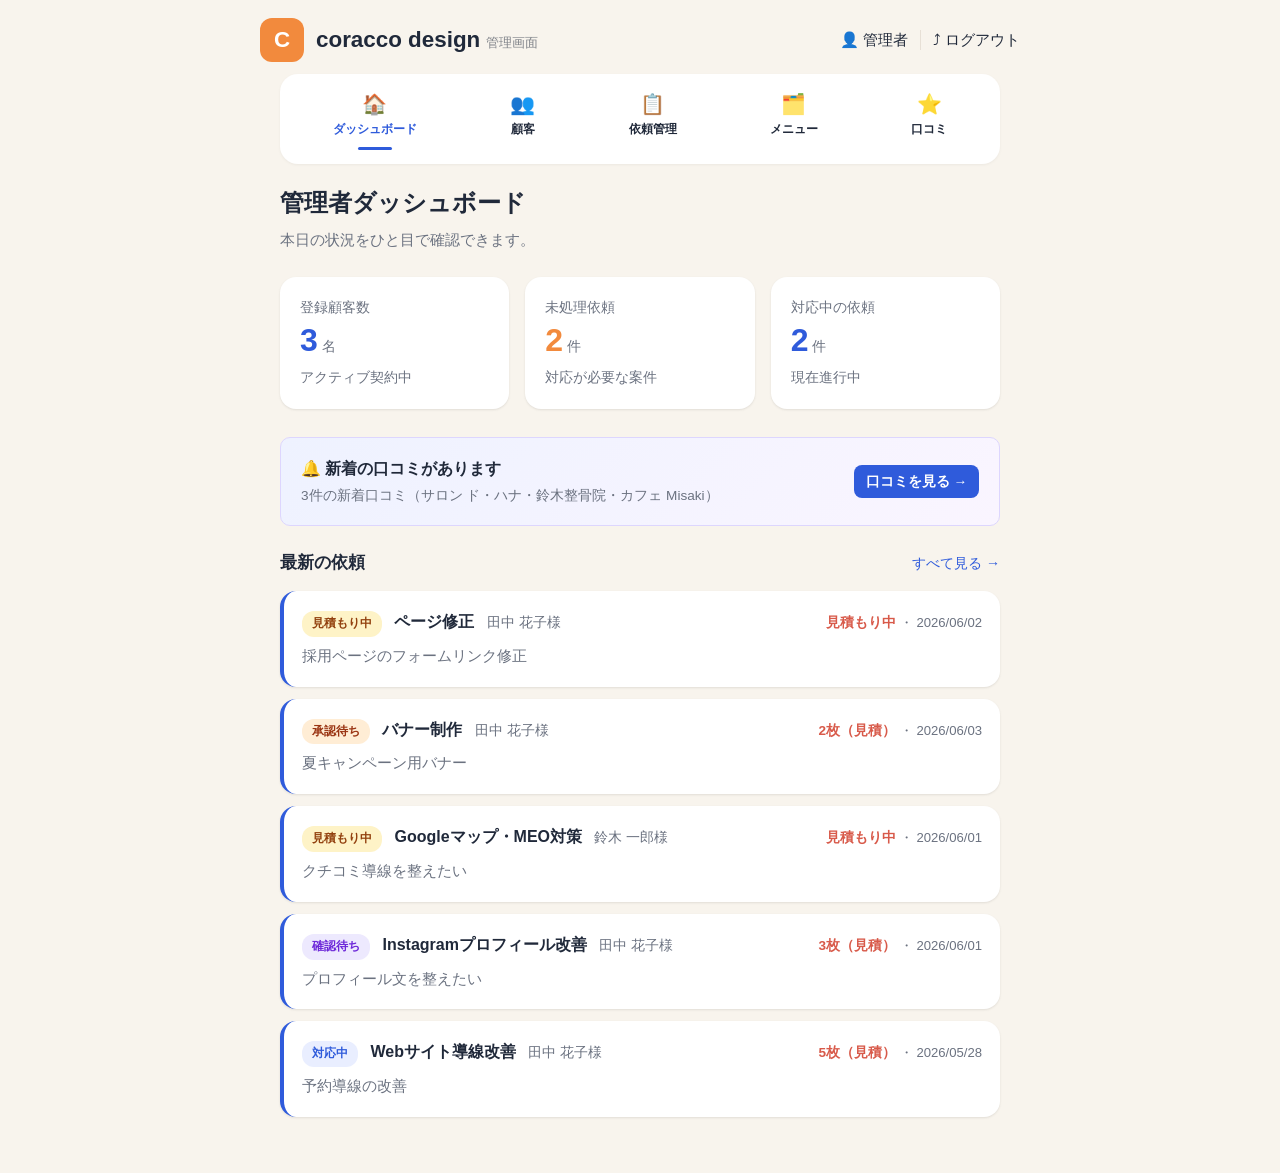
<file: admin/index.html>
<!DOCTYPE html>
<html lang="ja">
<head>
  <meta charset="UTF-8">
  <meta name="viewport" content="width=device-width, initial-scale=1.0">
  <title>管理者ダッシュボード - coracco design</title>
  <link rel="stylesheet" href="../css/style.css">
</head>
<body class="coracco">

  <header class="c-header">
    <div class="c-header-inner">
      <div class="c-logo">
        <span class="c-logo-mark">C</span>
        <span class="c-brand">coracco design <small>管理画面</small></span>
      </div>
      <div class="c-user">
        <span class="c-user-name">👤 管理者</span>
        <span class="c-divider-v"></span>
        <a href="../login.html" class="c-logout">⤴ ログアウト</a>
      </div>
    </div>
  </header>

  <main class="main">
    <nav class="c-nav-card">
      <a class="c-tab active" href="index.html"><span class="c-tab-ico">🏠</span><span>ダッシュボード</span></a>
      <a class="c-tab" href="customers.html"><span class="c-tab-ico">👥</span><span>顧客</span></a>
      <a class="c-tab" href="requests.html"><span class="c-tab-ico">📋</span><span>依頼管理</span></a>
      <a class="c-tab" href="menu.html"><span class="c-tab-ico">🗂️</span><span>メニュー</span></a>
      <a class="c-tab" href="reviews.html"><span class="c-tab-ico">⭐</span><span>口コミ</span></a>
    </nav>
    <h1 class="page-title">管理者ダッシュボード</h1>
    <p class="page-subtitle">本日の状況をひと目で確認できます。</p>

    <!-- 統計 -->
    <div class="grid-3 section">
      <div class="stat-card">
        <div class="stat-label">登録顧客数</div>
        <div><span class="stat-value" id="cust-count">—</span><span class="stat-unit">名</span></div>
        <div class="stat-sub">アクティブ契約中</div>
      </div>
      <div class="stat-card">
        <div class="stat-label">未処理依頼</div>
        <div><span class="stat-value" id="pending-count" style="color:var(--warning);">—</span><span class="stat-unit">件</span></div>
        <div class="stat-sub">対応が必要な案件</div>
      </div>
      <div class="stat-card">
        <div class="stat-label">対応中の依頼</div>
        <div><span class="stat-value" id="progress-count" style="color:var(--info);">—</span><span class="stat-unit">件</span></div>
        <div class="stat-sub">現在進行中</div>
      </div>
    </div>

    <!-- 新着口コミ通知バナー -->
    <a href="reviews.html" id="review-banner" class="notify-panel section" style="text-decoration:none; cursor:pointer; display:none;">
      <div>
        <div class="np-title">🔔 新着の口コミがあります</div>
        <div class="np-sub" id="review-banner-sub"></div>
      </div>
      <span class="btn btn-primary btn-sm">口コミを見る →</span>
    </a>

    <!-- 最新の依頼 -->
    <section class="section">
      <div class="section-head">
        <div class="section-title">最新の依頼</div>
        <a href="requests.html" style="font-size:0.88rem; color:var(--primary);">すべて見る →</a>
      </div>
      <div id="recent-requests"></div>
    </section>
  </main>

  <script src="../js/mock.js"></script>
  <script>
    document.getElementById('cust-count').textContent = MockData.allCustomers.length;
    document.getElementById('pending-count').textContent =
      MockData.allRequests.filter(r => r.status === 'pending').length;
    document.getElementById('progress-count').textContent =
      MockData.allRequests.filter(r => r.status === 'in_progress').length;

    // 新着口コミバナー
    const unreadReviews = MockData.reviews.filter(r => r.unread);
    if (unreadReviews.length > 0) {
      document.getElementById('review-banner').style.display = 'flex';
      document.getElementById('review-banner-sub').textContent =
        `${unreadReviews.length}件の新着口コミ（${[...new Set(unreadReviews.map(r => r.shop))].join('・')}）`;
    }

    const recent = MockData.allRequests.slice(0, 5);
    document.getElementById('recent-requests').innerHTML = recent.map(r => `
      <div class="request-card">
        <div class="request-card-head">
          <div>
            ${fmt.statusBadge(r.status)}
            <span class="request-card-title" style="margin-left:8px;">${r.menuTitle}</span>
            <span style="color:var(--text-light); font-size:0.88rem; margin-left:8px;">${r.customer}様</span>
          </div>
          <div class="request-card-meta">
            <span class="request-card-cost">${r.estTickets != null ? r.estTickets + '枚（見積）' : '見積もり中'}</span> ・ ${fmt.date(r.createdAt)}
          </div>
        </div>
        <div class="request-card-comment">${r.comment}</div>
      </div>
    `).join('');
  </script>
</body>
</html>
</file>
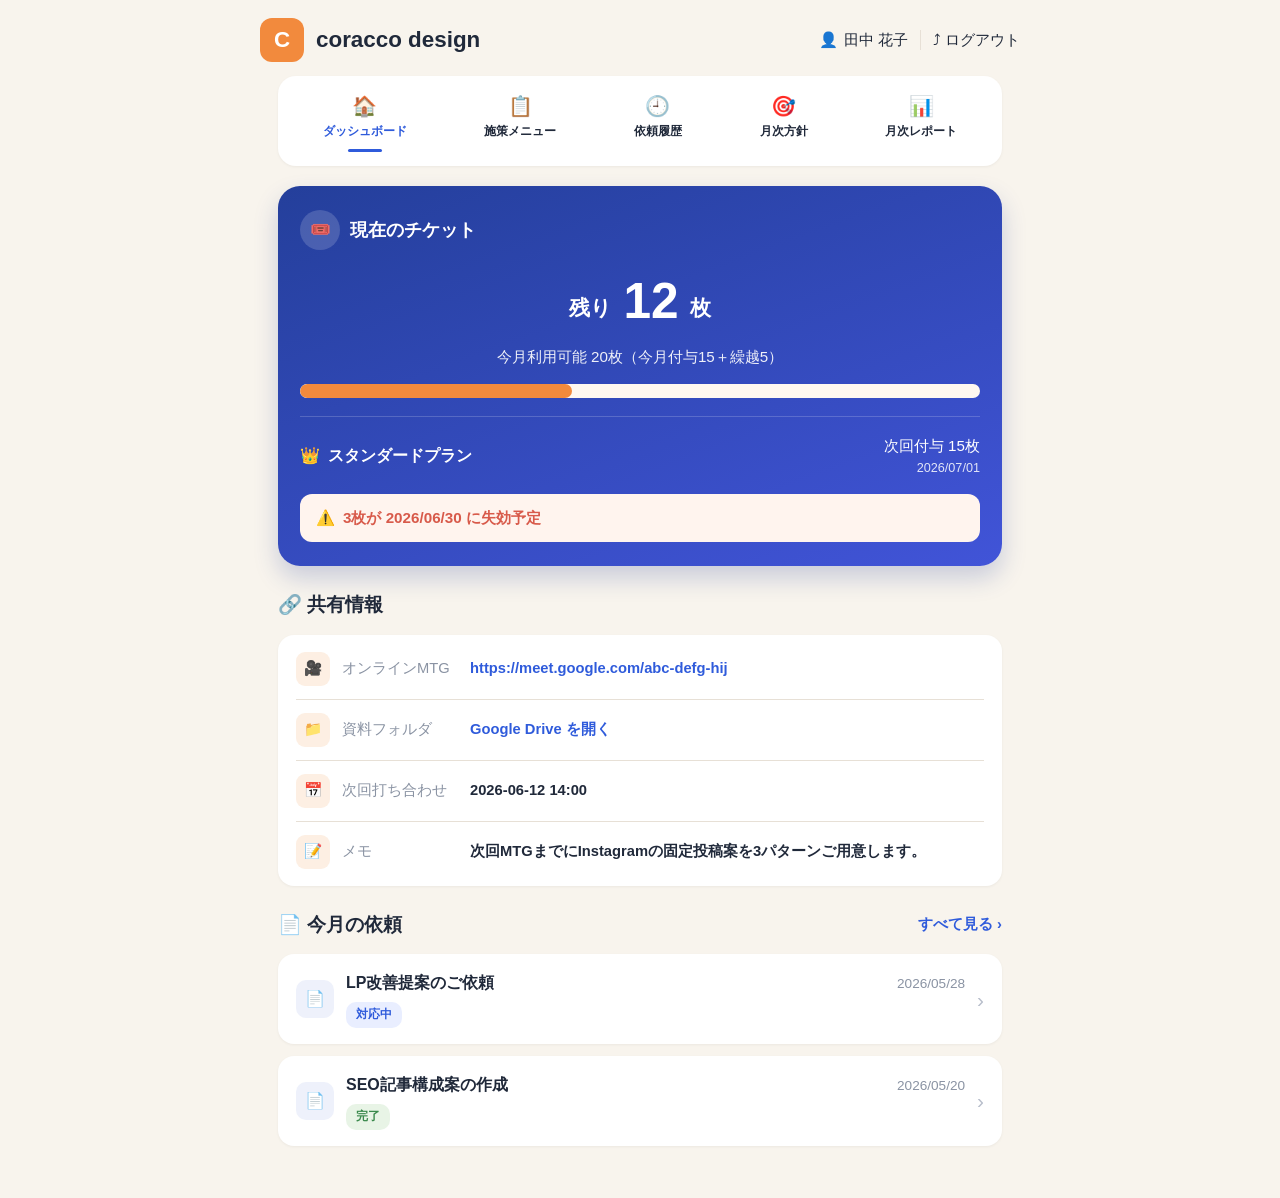
<file: dashboard.html>
<!DOCTYPE html>
<html lang="ja">
<head>
  <meta charset="UTF-8">
  <meta name="viewport" content="width=device-width, initial-scale=1.0">
  <title>ダッシュボード - coracco design</title>
  <link rel="stylesheet" href="css/style.css">
</head>
<body class="coracco">

  <header class="c-header">
    <div class="c-header-inner">
      <div class="c-logo">
        <span class="c-logo-mark">C</span>
        <span class="c-brand">coracco design</span>
      </div>
      <div class="c-user">
        <span class="c-user-name">👤 <span id="user-name"></span></span>
        <span class="c-divider-v"></span>
        <a href="login.html" class="c-logout">⤴ ログアウト</a>
      </div>
    </div>
  </header>

  <main class="c-main">

    <!-- メニュー -->
    <nav class="c-nav-card">
      <a class="c-tab active" href="dashboard.html"><span class="c-tab-ico">🏠</span><span>ダッシュボード</span></a>
      <a class="c-tab" href="menu.html"><span class="c-tab-ico">📋</span><span>施策メニュー</span></a>
      <a class="c-tab" href="requests.html"><span class="c-tab-ico">🕘</span><span>依頼履歴</span></a>
      <a class="c-tab" href="monthly-policy.html"><span class="c-tab-ico">🎯</span><span>月次方針</span></a>
      <a class="c-tab" href="monthly-report.html"><span class="c-tab-ico">📊</span><span>月次レポート</span></a>
    </nav>

    <!-- チケットカード -->
    <section class="c-ticket-card">
      <div class="c-ticket-head">
        <span class="c-ticket-ico">🎟️</span>
        <span>現在のチケット</span>
      </div>

      <div class="c-ticket-remain">残り <strong id="t-remain">—</strong> 枚</div>
      <div class="c-ticket-avail" id="t-avail">—</div>

      <div class="c-gauge"><div class="c-gauge-fill" id="t-gauge" style="width:0%"></div></div>

      <div class="c-ticket-divider"></div>

      <div class="c-ticket-bottom">
        <div class="c-plan">👑 <span id="t-plan">—</span></div>
        <div class="c-next">次回付与 <span id="t-next-num">—</span>枚<br><small id="t-next-date">—</small></div>
      </div>

      <div class="c-expire">⚠️ <span id="t-expire">—</span></div>
    </section>

    <!-- 共有情報 -->
    <section>
      <div class="c-sec-head"><span>🔗 共有情報</span></div>
      <div class="c-info-card" id="info-panel"></div>
    </section>

    <!-- 今月の依頼 -->
    <section>
      <div class="c-sec-head">
        <span>📄 今月の依頼</span>
        <a href="requests.html">すべて見る ›</a>
      </div>
      <div id="req-list"></div>
    </section>

  </main>

  <script src="js/mock.js"></script>
  <script>
    const u = MockData.currentUser;
    const t = MockData.tickets;
    const available = t.granted + t.carryOver;   // 今月利用可能
    const used = t.used;

    document.getElementById('user-name').textContent = u.name;

    // チケットカード
    document.getElementById('t-remain').textContent = t.remaining;
    document.getElementById('t-avail').textContent =
      `今月利用可能 ${available}枚（今月付与${t.granted}＋繰越${t.carryOver}）`;
    document.getElementById('t-gauge').style.width =
      `${Math.round(used / available * 100)}%`;
    document.getElementById('t-plan').textContent = `${u.planLabel}プラン`;
    document.getElementById('t-next-num').textContent = u.monthlyTickets;
    document.getElementById('t-next-date').textContent = fmt.date(MockData.nextGrantDate);
    document.getElementById('t-expire').innerHTML =
      `<strong>${t.expiring}枚</strong>が ${fmt.date(t.expireDate)} に失効予定`;

    // 共有情報
    const ci = MockData.clientInfo;
    document.getElementById('info-panel').innerHTML = `
      <div class="c-info-row">
        <span class="c-info-ico">🎥</span>
        <span class="c-info-label">オンラインMTG</span>
        <span class="c-info-val"><a href="${ci.mtgUrl}" target="_blank">${ci.mtgUrl}</a></span>
      </div>
      <div class="c-info-row">
        <span class="c-info-ico">📁</span>
        <span class="c-info-label">資料フォルダ</span>
        <span class="c-info-val"><a href="${ci.driveUrl}" target="_blank">Google Drive を開く</a></span>
      </div>
      <div class="c-info-row">
        <span class="c-info-ico">📅</span>
        <span class="c-info-label">次回打ち合わせ</span>
        <span class="c-info-val">${ci.nextMtg}</span>
      </div>
      <div class="c-info-row">
        <span class="c-info-ico">📝</span>
        <span class="c-info-label">メモ</span>
        <span class="c-info-val">${ci.notes}</span>
      </div>
    `;

    // 今月の依頼（デモ表示）
    const requests = [
      { title: 'LP改善提案のご依頼', status: 'prog', label: '対応中', date: '2026/05/28' },
      { title: 'SEO記事構成案の作成', status: 'done', label: '完了',   date: '2026/05/20' }
    ];
    document.getElementById('req-list').innerHTML = requests.map(r => `
      <a href="requests.html" class="c-req-card">
        <span class="c-req-ico">📄</span>
        <span class="c-req-body">
          <span class="c-req-toprow">
            <span class="c-req-title">${r.title}</span>
            <span class="c-req-date">${r.date}</span>
          </span>
          <span class="c-req-badge ${r.status}">${r.label}</span>
        </span>
        <span class="c-req-arrow">›</span>
      </a>
    `).join('');
  </script>
</body>
</html>
</file>
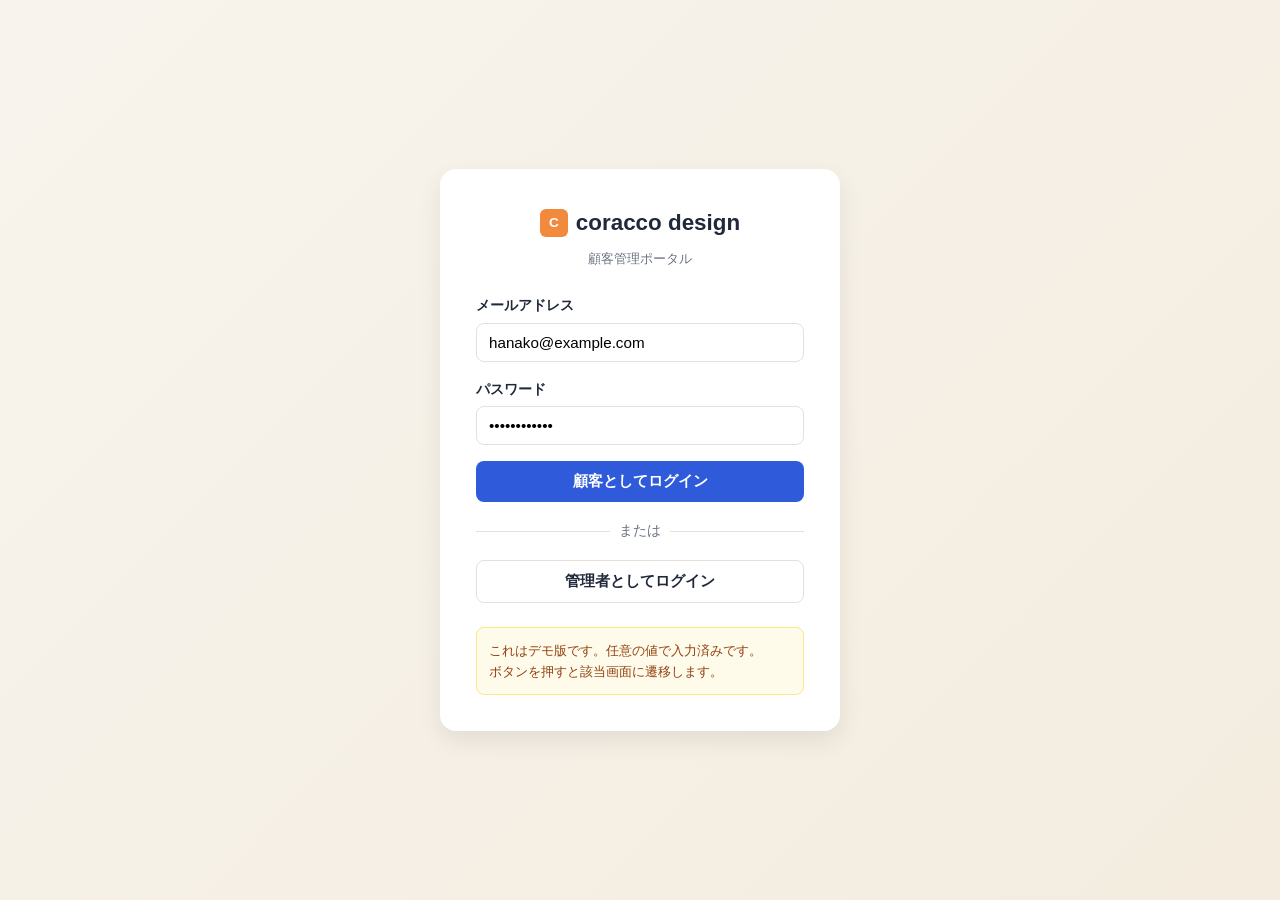
<file: login.html>
<!DOCTYPE html>
<html lang="ja">
<head>
  <meta charset="UTF-8">
  <meta name="viewport" content="width=device-width, initial-scale=1.0">
  <title>ログイン - 顧客管理システム</title>
  <link rel="stylesheet" href="css/style.css">
</head>
<body class="login-page coracco">

  <div class="login-card">
    <div class="login-logo">
      <div class="logo">
        <span class="logo-mark">C</span>
        <span>coracco design</span>
      </div>
      <small>顧客管理ポータル</small>
    </div>

    <form onsubmit="event.preventDefault(); location.href='dashboard.html'">
      <div class="form-group">
        <label class="form-label">メールアドレス</label>
        <input type="email" class="form-input" placeholder="example@email.com" value="hanako@example.com">
      </div>
      <div class="form-group">
        <label class="form-label">パスワード</label>
        <input type="password" class="form-input" placeholder="••••••••" value="demopassword">
      </div>
      <button type="submit" class="btn btn-primary btn-block">顧客としてログイン</button>
    </form>

    <div class="login-divider">または</div>

    <button class="btn btn-secondary btn-block" onclick="location.href='admin/index.html'">
      管理者としてログイン
    </button>

    <div class="demo-note">
      これはデモ版です。任意の値で入力済みです。<br>
      ボタンを押すと該当画面に遷移します。
    </div>
  </div>

</body>
</html>
</file>
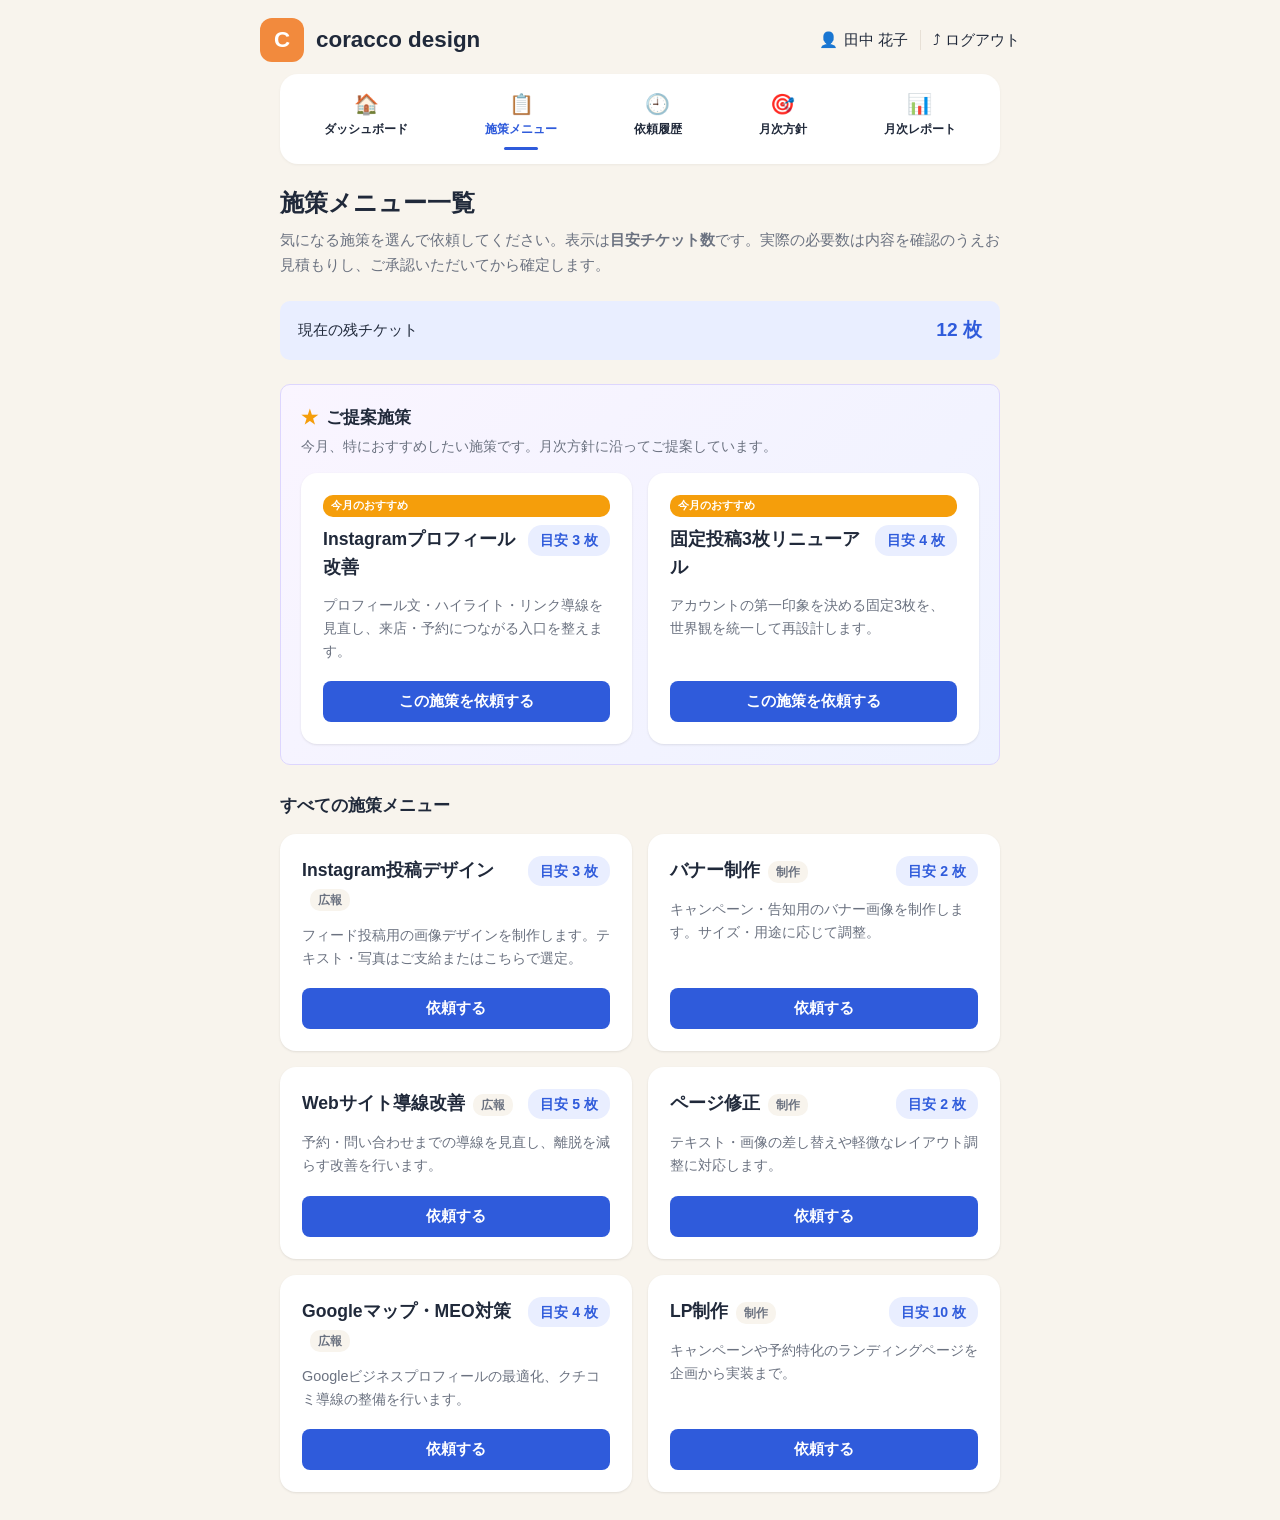
<file: menu.html>
<!DOCTYPE html>
<html lang="ja">
<head>
  <meta charset="UTF-8">
  <meta name="viewport" content="width=device-width, initial-scale=1.0">
  <title>施策メニュー一覧 - coracco design</title>
  <link rel="stylesheet" href="css/style.css">
</head>
<body class="coracco">

  <header class="c-header">
    <div class="c-header-inner">
      <div class="c-logo">
        <span class="c-logo-mark">C</span>
        <span class="c-brand">coracco design</span>
      </div>
      <div class="c-user">
        <span class="c-user-name">👤 <span id="user-name"></span></span>
        <span class="c-divider-v"></span>
        <a href="login.html" class="c-logout">⤴ ログアウト</a>
      </div>
    </div>
  </header>

  <main class="main">
    <nav class="c-nav-card">
      <a class="c-tab" href="dashboard.html"><span class="c-tab-ico">🏠</span><span>ダッシュボード</span></a>
      <a class="c-tab active" href="menu.html"><span class="c-tab-ico">📋</span><span>施策メニュー</span></a>
      <a class="c-tab" href="requests.html"><span class="c-tab-ico">🕘</span><span>依頼履歴</span></a>
      <a class="c-tab" href="monthly-policy.html"><span class="c-tab-ico">🎯</span><span>月次方針</span></a>
      <a class="c-tab" href="monthly-report.html"><span class="c-tab-ico">📊</span><span>月次レポート</span></a>
    </nav>
    <h1 class="page-title">施策メニュー一覧</h1>
    <p class="page-subtitle">気になる施策を選んで依頼してください。表示は<strong>目安チケット数</strong>です。実際の必要数は内容を確認のうえお見積もりし、ご承認いただいてから確定します。</p>

    <div style="background:var(--primary-light); padding:14px 18px; border-radius:10px; margin-bottom:24px; display:flex; justify-content:space-between; align-items:center;">
      <div style="font-size:0.92rem;">現在の残チケット</div>
      <div style="font-weight:bold; color:var(--primary); font-size:1.2rem;" id="balance">— 枚</div>
    </div>

    <!-- ご提案施策 -->
    <section class="proposed-section">
      <div class="proposed-head"><span class="star">★</span> ご提案施策</div>
      <div class="proposed-sub">今月、特におすすめしたい施策です。月次方針に沿ってご提案しています。</div>
      <div id="proposed-grid" class="menu-grid"></div>
    </section>

    <!-- 通常メニュー -->
    <div class="section-title" style="margin-bottom:14px;">すべての施策メニュー</div>
    <div id="menu-grid" class="menu-grid"></div>
  </main>

  <!-- 依頼モーダル -->
  <div class="modal-backdrop" id="modal">
    <div class="modal">
      <div class="modal-title">施策を依頼する</div>

      <div style="background:var(--bg); padding:12px 14px; border-radius:8px; margin-bottom:16px;">
        <div style="font-weight:bold;" id="modal-title">—</div>
        <div style="font-size:0.85rem; color:var(--text-light);" id="modal-desc">—</div>
        <div style="margin-top:8px; font-size:0.9rem;">
          目安チケット：<strong style="color:var(--primary);" id="modal-cost">—</strong>
          <span class="cost-hint">（確定はお見積もり後）</span>
        </div>
      </div>

      <div class="form-group">
        <label class="form-label">依頼内容（必須）</label>
        <textarea class="form-textarea" id="f-content" placeholder="やりたいこと、対象ページのURL、参考にしたいイメージなどをご記入ください"></textarea>
      </div>

      <div class="form-group">
        <label class="form-label">希望納期</label>
        <input type="date" class="form-input" id="f-due">
        <div class="form-help">あくまで希望で大丈夫です。難しい場合はご相談します。</div>
      </div>

      <div class="form-group">
        <label class="form-label">参考資料・写真の添付</label>
        <label class="file-drop" for="f-file">
          クリックして写真・資料を選択（複数可）
        </label>
        <input type="file" id="f-file" multiple accept="image/*,.pdf" style="display:none;">
        <div id="file-list"></div>
        <div class="form-help">画像・PDFを複数添付できます。Googleドライブ等のURLを依頼内容に貼ってもOKです。</div>
      </div>

      <div class="modal-actions">
        <button class="btn btn-secondary" onclick="closeModal()">キャンセル</button>
        <button class="btn btn-primary" onclick="submitRequest()">依頼を送信</button>
      </div>
    </div>
  </div>

  <script src="js/mock.js"></script>
  <script>
    document.getElementById('user-name').textContent = MockData.currentUser.name;
    document.getElementById('balance').textContent = `${MockData.tickets.remaining} 枚`;

    // ご提案施策
    document.getElementById('proposed-grid').innerHTML = MockData.proposedItems.map(m => `
      <div class="menu-card">
        <div class="menu-card-badge">${m.badge}</div>
        <div class="menu-card-head">
          <div class="menu-card-title">${m.title}</div>
          <div class="menu-card-cost">目安 ${m.estCost} 枚</div>
        </div>
        <div class="menu-card-desc">${m.description}</div>
        <button class="btn btn-primary" onclick="openModal('${m.id}', true)">この施策を依頼する</button>
      </div>
    `).join('');

    // 通常メニュー
    const activeMenus = MockData.menuItems.filter(m => m.active);
    document.getElementById('menu-grid').innerHTML = activeMenus.map(m => `
      <div class="menu-card">
        <div class="menu-card-head">
          <div class="menu-card-title">${m.title}<span class="menu-card-cat">${m.category}</span></div>
          <div class="menu-card-cost">目安 ${m.estCost} 枚</div>
        </div>
        <div class="menu-card-desc">${m.description}</div>
        <button class="btn btn-primary" onclick="openModal('${m.id}', false)">依頼する</button>
      </div>
    `).join('');

    // モーダル
    let selectedMenu = null;
    function openModal(id, isProposed) {
      const pool = isProposed ? MockData.proposedItems : MockData.menuItems;
      selectedMenu = pool.find(m => m.id === id);
      document.getElementById('modal-title').textContent = selectedMenu.title;
      document.getElementById('modal-desc').textContent = selectedMenu.description;
      document.getElementById('modal-cost').textContent = `${selectedMenu.estCost} 枚`;
      document.getElementById('f-content').value = '';
      document.getElementById('f-due').value = '';
      document.getElementById('file-list').innerHTML = '';
      document.getElementById('f-file').value = '';
      document.getElementById('modal').classList.add('active');
    }
    function closeModal() {
      document.getElementById('modal').classList.remove('active');
    }

    // ファイル選択プレビュー（デモ）
    document.getElementById('f-file').addEventListener('change', (e) => {
      const files = Array.from(e.target.files);
      document.getElementById('file-list').innerHTML = files.map(f =>
        `<span class="file-chip">📎 ${f.name}</span>`
      ).join('');
    });

    function submitRequest() {
      closeModal();
      showToast(`「${selectedMenu.title}」の依頼を送信しました。お見積もりをお待ちください（デモ）`);
      setTimeout(() => location.href = 'requests.html', 1400);
    }
  </script>
</body>
</html>
</file>
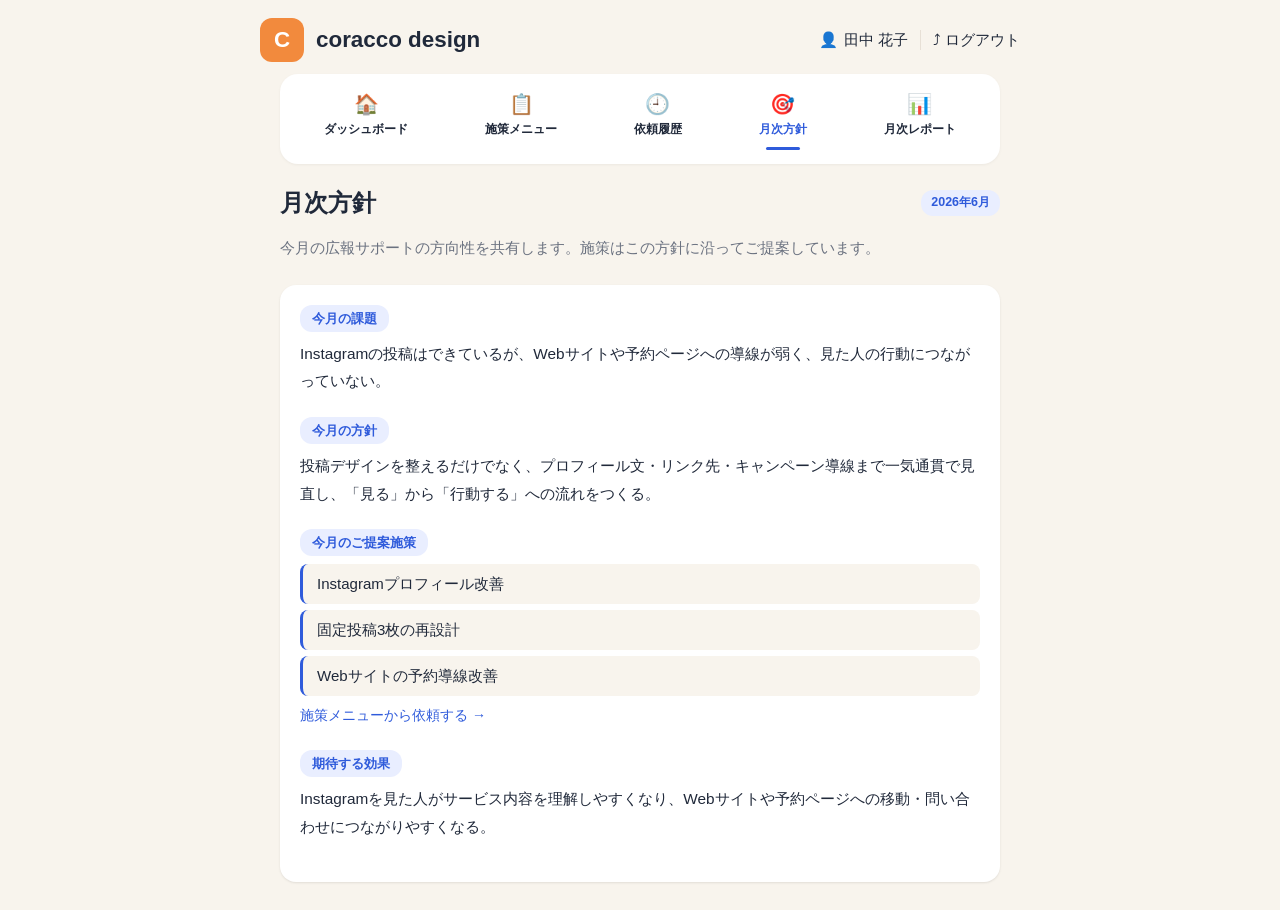
<file: monthly-policy.html>
<!DOCTYPE html>
<html lang="ja">
<head>
  <meta charset="UTF-8">
  <meta name="viewport" content="width=device-width, initial-scale=1.0">
  <title>月次方針 - coracco design</title>
  <link rel="stylesheet" href="css/style.css">
</head>
<body class="coracco">

  <header class="c-header">
    <div class="c-header-inner">
      <div class="c-logo">
        <span class="c-logo-mark">C</span>
        <span class="c-brand">coracco design</span>
      </div>
      <div class="c-user">
        <span class="c-user-name">👤 <span id="user-name"></span></span>
        <span class="c-divider-v"></span>
        <a href="login.html" class="c-logout">⤴ ログアウト</a>
      </div>
    </div>
  </header>

  <main class="main" style="max-width: 760px;">
    <nav class="c-nav-card">
      <a class="c-tab" href="dashboard.html"><span class="c-tab-ico">🏠</span><span>ダッシュボード</span></a>
      <a class="c-tab" href="menu.html"><span class="c-tab-ico">📋</span><span>施策メニュー</span></a>
      <a class="c-tab" href="requests.html"><span class="c-tab-ico">🕘</span><span>依頼履歴</span></a>
      <a class="c-tab active" href="monthly-policy.html"><span class="c-tab-ico">🎯</span><span>月次方針</span></a>
      <a class="c-tab" href="monthly-report.html"><span class="c-tab-ico">📊</span><span>月次レポート</span></a>
    </nav>
    <div class="section-head">
      <h1 class="page-title" style="margin:0;">月次方針</h1>
      <span class="badge badge-plan" id="policy-month"></span>
    </div>
    <p class="page-subtitle">今月の広報サポートの方向性を共有します。施策はこの方針に沿ってご提案しています。</p>

    <div class="card" id="policy-card"></div>
  </main>

  <script src="js/mock.js"></script>
  <script>
    document.getElementById('user-name').textContent = MockData.currentUser.name;
    const p = MockData.monthlyPolicy;
    document.getElementById('policy-month').textContent = p.month;

    document.getElementById('policy-card').innerHTML = `
      <div class="policy-block">
        <span class="policy-label">今月の課題</span>
        <div class="policy-body">${p.challenge}</div>
      </div>
      <div class="policy-block">
        <span class="policy-label">今月の方針</span>
        <div class="policy-body">${p.direction}</div>
      </div>
      <div class="policy-block">
        <span class="policy-label">今月のご提案施策</span>
        <ul class="policy-list">
          ${p.proposals.map(x => `<li>${x}</li>`).join('')}
        </ul>
        <a href="menu.html" style="font-size:0.88rem; color:var(--primary);">施策メニューから依頼する →</a>
      </div>
      <div class="policy-block">
        <span class="policy-label">期待する効果</span>
        <div class="policy-body">${p.effect}</div>
      </div>
      ${p.note ? `
      <div class="policy-block">
        <span class="policy-label">補足</span>
        <div class="policy-body">${p.note}</div>
      </div>` : ''}
    `;
  </script>
</body>
</html>
</file>
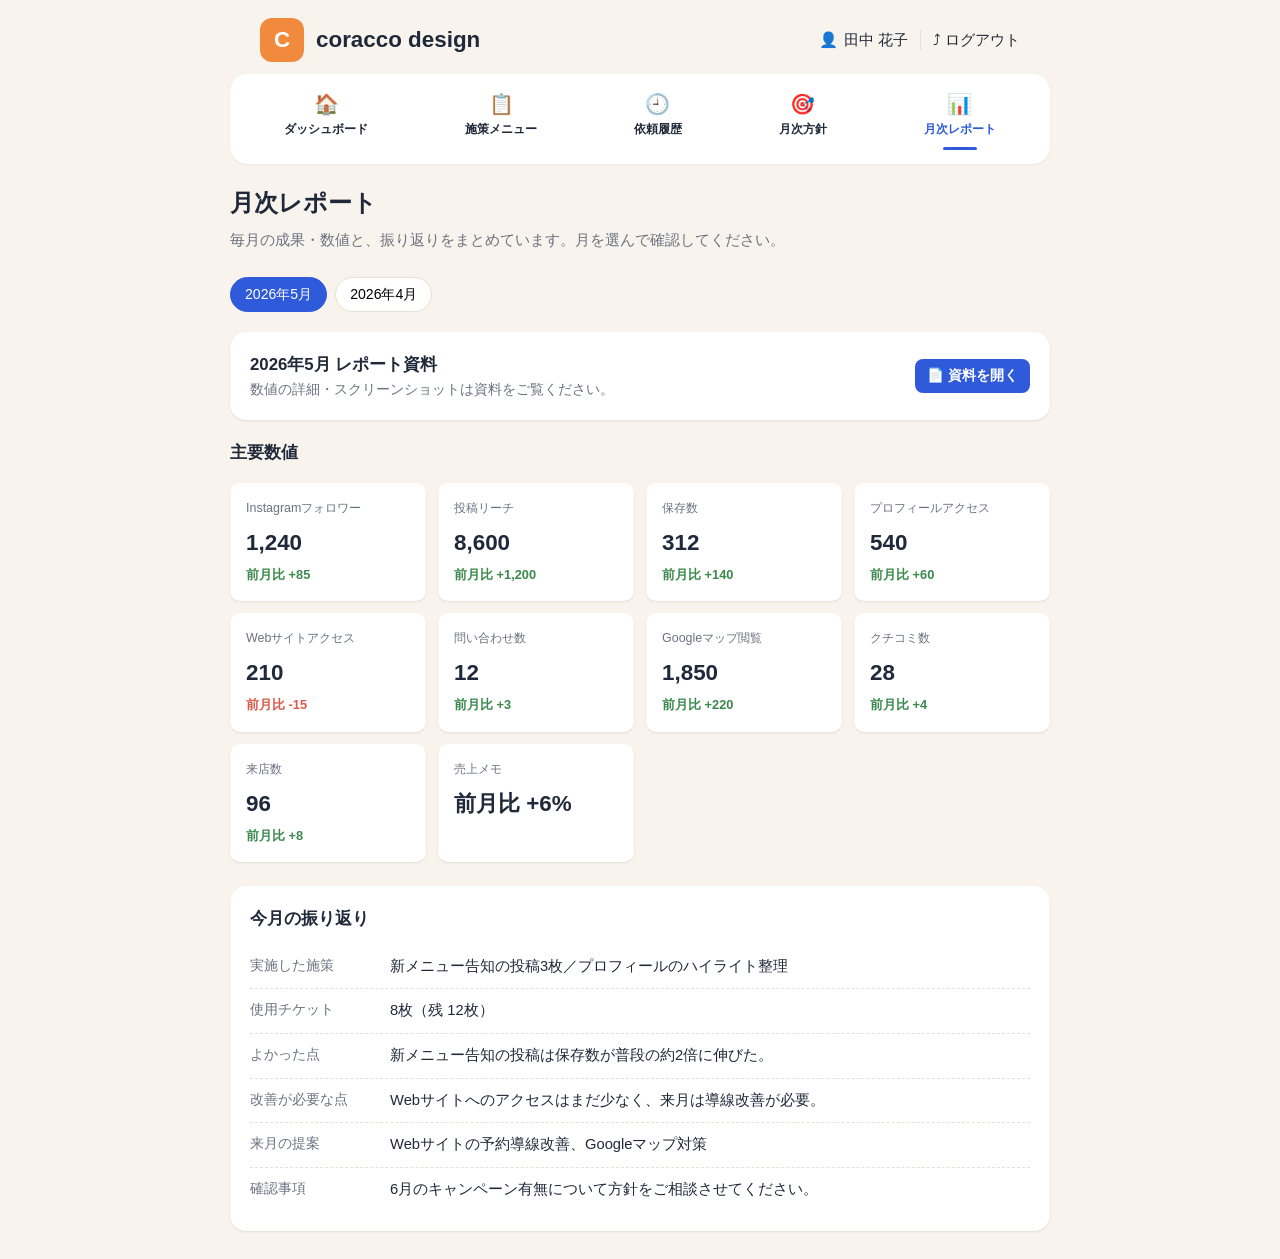
<file: monthly-report.html>
<!DOCTYPE html>
<html lang="ja">
<head>
  <meta charset="UTF-8">
  <meta name="viewport" content="width=device-width, initial-scale=1.0">
  <title>月次レポート - coracco design</title>
  <link rel="stylesheet" href="css/style.css">
</head>
<body class="coracco">

  <header class="c-header">
    <div class="c-header-inner">
      <div class="c-logo">
        <span class="c-logo-mark">C</span>
        <span class="c-brand">coracco design</span>
      </div>
      <div class="c-user">
        <span class="c-user-name">👤 <span id="user-name"></span></span>
        <span class="c-divider-v"></span>
        <a href="login.html" class="c-logout">⤴ ログアウト</a>
      </div>
    </div>
  </header>

  <main class="main" style="max-width: 860px;">
    <nav class="c-nav-card">
      <a class="c-tab" href="dashboard.html"><span class="c-tab-ico">🏠</span><span>ダッシュボード</span></a>
      <a class="c-tab" href="menu.html"><span class="c-tab-ico">📋</span><span>施策メニュー</span></a>
      <a class="c-tab" href="requests.html"><span class="c-tab-ico">🕘</span><span>依頼履歴</span></a>
      <a class="c-tab" href="monthly-policy.html"><span class="c-tab-ico">🎯</span><span>月次方針</span></a>
      <a class="c-tab active" href="monthly-report.html"><span class="c-tab-ico">📊</span><span>月次レポート</span></a>
    </nav>
    <h1 class="page-title">月次レポート</h1>
    <p class="page-subtitle">毎月の成果・数値と、振り返りをまとめています。月を選んで確認してください。</p>

    <div class="report-month-tabs" id="month-tabs"></div>

    <div id="report-body"></div>
  </main>

  <script src="js/mock.js"></script>
  <script>
    document.getElementById('user-name').textContent = MockData.currentUser.name;

    const reports = MockData.monthlyReports;
    let current = 0;

    document.getElementById('month-tabs').innerHTML = reports.map((r, i) => `
      <button class="filter-pill ${i === 0 ? 'active' : ''}" data-i="${i}">${r.month}</button>
    `).join('');

    function render() {
      const r = reports[current];
      const s = r.summary;
      document.getElementById('report-body').innerHTML = `
        <div class="card" style="margin-bottom:20px; display:flex; justify-content:space-between; align-items:center; flex-wrap:wrap; gap:12px;">
          <div>
            <div style="font-weight:bold; font-size:1.05rem;">${r.month} レポート資料</div>
            <div style="font-size:0.85rem; color:var(--text-light);">数値の詳細・スクリーンショットは資料をご覧ください。</div>
          </div>
          <a href="${r.driveUrl}" target="_blank" class="btn btn-primary btn-sm">📄 資料を開く</a>
        </div>

        <div class="section-title" style="margin-bottom:8px;">主要数値</div>
        <div class="metric-grid">
          ${r.metrics.map(m => `
            <div class="metric-card">
              <div class="metric-label">${m.label}</div>
              <div class="metric-value">${m.value}</div>
              ${m.delta ? `<div class="metric-delta ${m.delta.startsWith('-') ? 'down' : 'up'}">前月比 ${m.delta}</div>` : ''}
            </div>
          `).join('')}
        </div>

        <div class="card">
          <div class="card-title">今月の振り返り</div>
          <ul class="report-summary-list">
            <li><span class="rs-label">実施した施策</span><span>${s.done.join('／')}</span></li>
            <li><span class="rs-label">使用チケット</span><span>${s.usedTickets}枚（残 ${s.remainTickets}枚）</span></li>
            <li><span class="rs-label">よかった点</span><span>${s.good}</span></li>
            <li><span class="rs-label">改善が必要な点</span><span>${s.improve}</span></li>
            <li><span class="rs-label">来月の提案</span><span>${s.nextProposal}</span></li>
            <li><span class="rs-label">確認事項</span><span>${s.confirm}</span></li>
          </ul>
        </div>
      `;
    }

    document.querySelectorAll('.filter-pill').forEach(btn => {
      btn.addEventListener('click', () => {
        document.querySelectorAll('.filter-pill').forEach(b => b.classList.remove('active'));
        btn.classList.add('active');
        current = parseInt(btn.dataset.i, 10);
        render();
      });
    });

    render();
  </script>
</body>
</html>
</file>
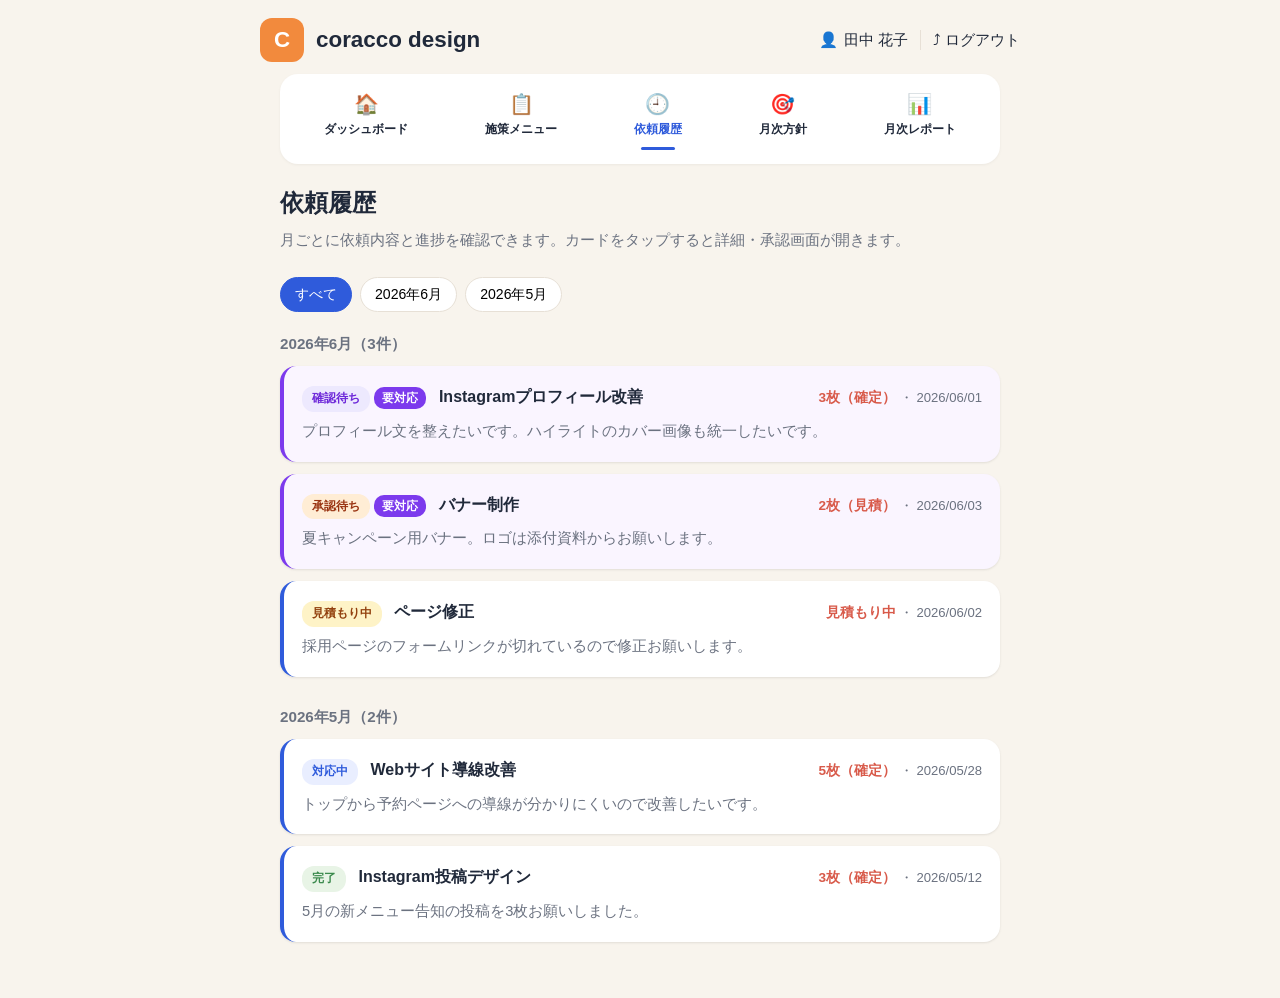
<file: requests.html>
<!DOCTYPE html>
<html lang="ja">
<head>
  <meta charset="UTF-8">
  <meta name="viewport" content="width=device-width, initial-scale=1.0">
  <title>依頼履歴 - coracco design</title>
  <link rel="stylesheet" href="css/style.css">
</head>
<body class="coracco">

  <header class="c-header">
    <div class="c-header-inner">
      <div class="c-logo">
        <span class="c-logo-mark">C</span>
        <span class="c-brand">coracco design</span>
      </div>
      <div class="c-user">
        <span class="c-user-name">👤 <span id="user-name"></span></span>
        <span class="c-divider-v"></span>
        <a href="login.html" class="c-logout">⤴ ログアウト</a>
      </div>
    </div>
  </header>

  <main class="main">
    <nav class="c-nav-card">
      <a class="c-tab" href="dashboard.html"><span class="c-tab-ico">🏠</span><span>ダッシュボード</span></a>
      <a class="c-tab" href="menu.html"><span class="c-tab-ico">📋</span><span>施策メニュー</span></a>
      <a class="c-tab active" href="requests.html"><span class="c-tab-ico">🕘</span><span>依頼履歴</span></a>
      <a class="c-tab" href="monthly-policy.html"><span class="c-tab-ico">🎯</span><span>月次方針</span></a>
      <a class="c-tab" href="monthly-report.html"><span class="c-tab-ico">📊</span><span>月次レポート</span></a>
    </nav>
    <h1 class="page-title">依頼履歴</h1>
    <p class="page-subtitle">月ごとに依頼内容と進捗を確認できます。カードをタップすると詳細・承認画面が開きます。</p>

    <!-- 月別フィルター -->
    <div class="filter-pills" id="month-pills"></div>

    <div id="request-list"></div>
  </main>

  <script src="js/mock.js"></script>
  <script>
    document.getElementById('user-name').textContent = MockData.currentUser.name;

    // 月キー（YYYY-MM）でグルーピング
    const monthKey = (s) => s.slice(0, 7);
    const monthLabel = (key) => {
      const [y, m] = key.split('-');
      return `${y}年${parseInt(m, 10)}月`;
    };
    const months = [...new Set(MockData.myRequests.map(r => monthKey(r.createdAt)))]
      .sort().reverse();

    let currentMonth = 'all';

    // 月別ピル
    const pills = ['all', ...months];
    document.getElementById('month-pills').innerHTML = pills.map(k => `
      <button class="filter-pill ${k === 'all' ? 'active' : ''}" data-month="${k}">
        ${k === 'all' ? 'すべて' : monthLabel(k)}
      </button>
    `).join('');

    function render() {
      const groups = {};
      MockData.myRequests
        .filter(r => currentMonth === 'all' || monthKey(r.createdAt) === currentMonth)
        .forEach(r => {
          const k = monthKey(r.createdAt);
          (groups[k] = groups[k] || []).push(r);
        });

      const keys = Object.keys(groups).sort().reverse();
      const container = document.getElementById('request-list');
      if (keys.length === 0) {
        container.innerHTML = '<p class="empty-msg">該当する依頼はありません。</p>';
        return;
      }
      container.innerHTML = keys.map(k => `
        <div class="section">
          <div class="section-title" style="font-size:0.95rem; color:var(--text-light); margin-bottom:10px;">${monthLabel(k)}（${groups[k].length}件）</div>
          ${groups[k].map(cardHtml).join('')}
        </div>
      `).join('');
    }

    function cardHtml(r) {
      const needs = fmt.needsClientAction(r.status);
      const ticketText = r.confirmedTickets != null
        ? `${r.confirmedTickets}枚（確定）`
        : (r.estTickets != null ? `${r.estTickets}枚（見積）` : '見積もり中');
      return `
        <a href="task.html?id=${r.id}" class="request-card ${needs ? 'needs-action' : ''}" style="display:block;">
          <div class="request-card-head">
            <div>
              ${fmt.statusBadge(r.status)}
              ${needs ? '<span class="action-flag">要対応</span>' : ''}
              <span class="request-card-title" style="margin-left:8px;">${r.menuTitle}</span>
            </div>
            <div class="request-card-meta">
              <span class="request-card-cost">${ticketText}</span> ・ ${fmt.date(r.createdAt)}
            </div>
          </div>
          <div class="request-card-comment">${r.comment}</div>
        </a>`;
    }

    document.querySelectorAll('.filter-pill').forEach(btn => {
      btn.addEventListener('click', () => {
        document.querySelectorAll('.filter-pill').forEach(b => b.classList.remove('active'));
        btn.classList.add('active');
        currentMonth = btn.dataset.month;
        render();
      });
    });

    render();
  </script>
</body>
</html>
</file>
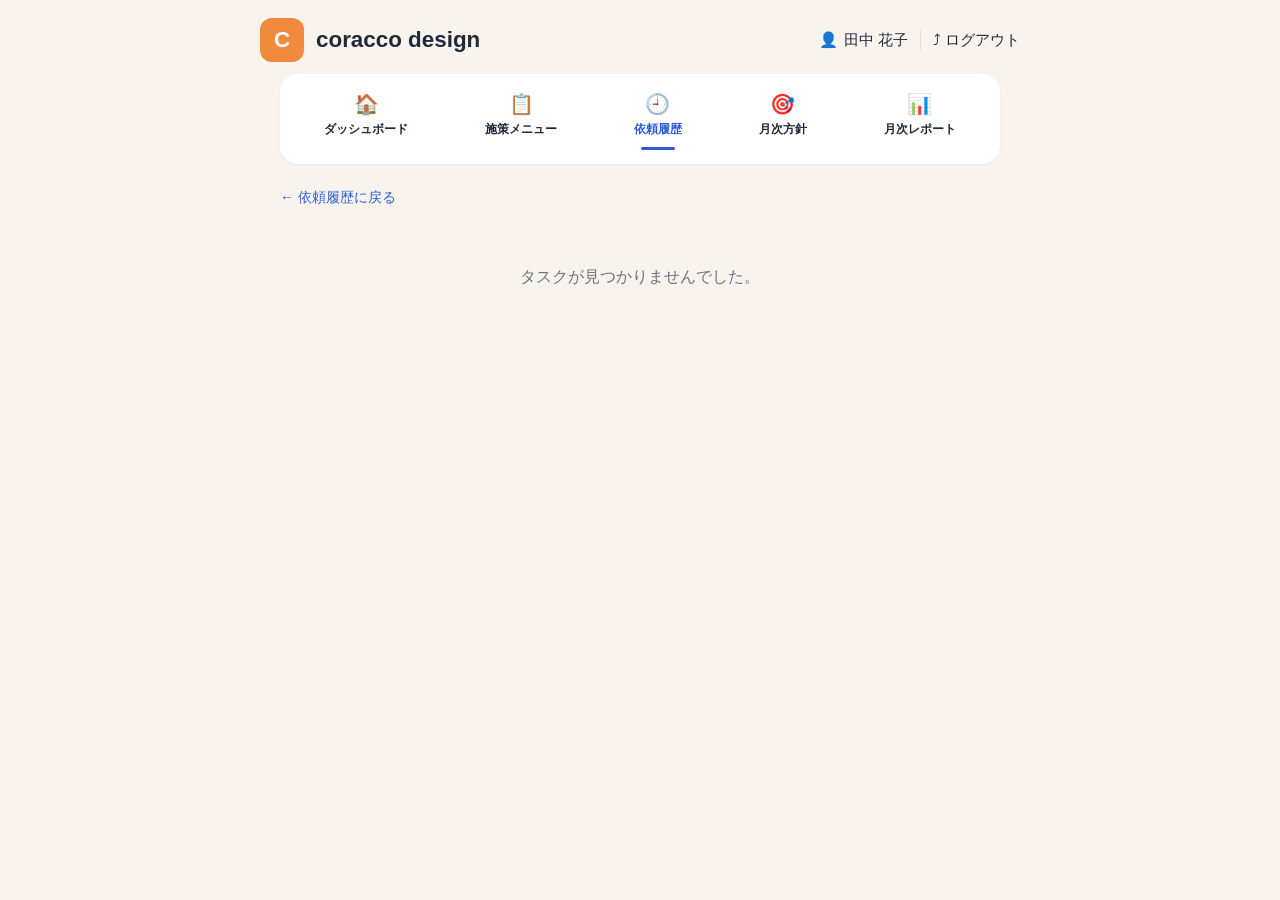
<file: task.html>
<!DOCTYPE html>
<html lang="ja">
<head>
  <meta charset="UTF-8">
  <meta name="viewport" content="width=device-width, initial-scale=1.0">
  <title>タスク詳細 - coracco design</title>
  <link rel="stylesheet" href="css/style.css">
</head>
<body class="coracco">

  <header class="c-header">
    <div class="c-header-inner">
      <div class="c-logo">
        <span class="c-logo-mark">C</span>
        <span class="c-brand">coracco design</span>
      </div>
      <div class="c-user">
        <span class="c-user-name">👤 <span id="user-name"></span></span>
        <span class="c-divider-v"></span>
        <a href="login.html" class="c-logout">⤴ ログアウト</a>
      </div>
    </div>
  </header>

  <main class="main" style="max-width: 760px;">
    <nav class="c-nav-card">
      <a class="c-tab" href="dashboard.html"><span class="c-tab-ico">🏠</span><span>ダッシュボード</span></a>
      <a class="c-tab" href="menu.html"><span class="c-tab-ico">📋</span><span>施策メニュー</span></a>
      <a class="c-tab active" href="requests.html"><span class="c-tab-ico">🕘</span><span>依頼履歴</span></a>
      <a class="c-tab" href="monthly-policy.html"><span class="c-tab-ico">🎯</span><span>月次方針</span></a>
      <a class="c-tab" href="monthly-report.html"><span class="c-tab-ico">📊</span><span>月次レポート</span></a>
    </nav>
    <a href="requests.html" style="font-size:0.88rem; color:var(--primary);">← 依頼履歴に戻る</a>

    <div id="task-body" style="margin-top:14px;"></div>
  </main>

  <!-- 修正依頼モーダル -->
  <div class="modal-backdrop" id="revise-modal">
    <div class="modal">
      <div class="modal-title">修正を依頼する</div>
      <div class="form-group">
        <label class="form-label">修正してほしい内容</label>
        <textarea class="form-textarea" id="revise-comment" placeholder="例：2枚目の文字を大きくしてください／色味をもう少し明るくしてください"></textarea>
      </div>
      <div class="modal-actions">
        <button class="btn btn-secondary" onclick="closeRevise()">キャンセル</button>
        <button class="btn btn-primary" onclick="submitRevise()">修正を依頼する</button>
      </div>
    </div>
  </div>

  <script src="js/mock.js"></script>
  <script>
    document.getElementById('user-name').textContent = MockData.currentUser.name;

    const id = new URLSearchParams(location.search).get('id');
    const task = MockData.myRequests.find(r => r.id === id);

    if (!task) {
      document.getElementById('task-body').innerHTML =
        '<p class="empty-msg">タスクが見つかりませんでした。</p>';
    } else {
      render();
    }

    function render() {
      const needs = fmt.needsClientAction(task.status);
      const ticketText = task.confirmedTickets != null
        ? `${task.confirmedTickets}枚（確定）`
        : (task.estTickets != null ? `${task.estTickets}枚（お見積もり）` : '見積もり中');

      document.getElementById('task-body').innerHTML = `
        <div class="card" style="margin-bottom:20px;">
          <div style="margin-bottom:10px;">
            ${fmt.statusBadge(task.status)}
            ${needs ? '<span class="action-flag" style="margin-left:6px;">要対応</span>' : ''}
          </div>
          <h1 class="page-title" style="margin-bottom:12px;">${task.menuTitle}</h1>
          <div style="display:flex; gap:24px; flex-wrap:wrap; font-size:0.9rem; color:var(--text-light);">
            <div>チケット：<strong style="color:var(--primary);">${ticketText}</strong></div>
            <div>依頼日：${fmt.date(task.createdAt)}</div>
            ${task.dueDate ? `<div>希望納期：${fmt.date(task.dueDate)}</div>` : ''}
          </div>
          <div class="request-card-comment" style="margin-top:14px;">${task.comment}</div>
        </div>

        ${actionBarHtml()}

        <div class="card">
          <div class="card-title">対応履歴</div>
          <div class="timeline">
            ${[...task.timeline].reverse().map(timelineHtml).join('')}
          </div>
        </div>
      `;
    }

    // ステータス別アクションバー
    function actionBarHtml() {
      if (task.status === 'quote_ready') {
        return `
          <div class="approve-bar">
            <div class="approve-bar-title">お見積もりが届いています（${task.estTickets}枚）</div>
            <div class="approve-bar-sub">内容をご確認のうえ、承認いただくとチケットが確定し作業を開始します。</div>
            <div class="approve-actions">
              <button class="btn btn-success" onclick="approveQuote()">この見積もりで承認する</button>
              <button class="btn btn-secondary" onclick="consult()">一度相談したい</button>
            </div>
          </div>`;
      }
      if (task.status === 'review') {
        return `
          <div class="approve-bar">
            <div class="approve-bar-title">初稿が届いています。ご確認ください</div>
            <div class="approve-bar-sub">内容でよろしければ承認、直したい点があれば修正をご依頼ください。</div>
            <div class="approve-actions">
              <button class="btn btn-success" onclick="approveFinal()">この内容でOK</button>
              <button class="btn btn-secondary" onclick="openRevise()">修正を依頼する</button>
              <button class="btn btn-secondary" onclick="consult()">一度相談したい</button>
            </div>
          </div>`;
      }
      return '';
    }

    function timelineHtml(ev) {
      const cls = { approved: 't-approved', draft: 't-draft', revise: 't-revise', completed: 't-completed' }[ev.type] || '';
      let extra = '';
      if (ev.file) extra = `<div class="timeline-file">📎 ${ev.file}</div>`;
      if (ev.comment) extra = `<div class="timeline-extra">「${ev.comment}」</div>`;
      if (ev.by) extra += `<div class="timeline-extra">最終承認者：${ev.by}</div>`;
      return `
        <div class="timeline-item ${cls}">
          <div class="timeline-time">${ev.at}</div>
          <div class="timeline-text">${ev.text}</div>
          ${extra}
        </div>`;
    }

    // ===== アクション（デモ：画面上だけ更新） =====
    function nowStr() {
      const d = new Date();
      const p = (n) => String(n).padStart(2, '0');
      return `${d.getFullYear()}-${p(d.getMonth()+1)}-${p(d.getDate())} ${p(d.getHours())}:${p(d.getMinutes())}`;
    }

    function approveQuote() {
      task.timeline.push({ type: 'approved', at: nowStr(), text: `見積もりを承認しました（${task.estTickets}チケット確定）` });
      task.confirmedTickets = task.estTickets;
      task.status = 'in_progress';
      showToast('見積もりを承認しました。作業を開始します（デモ）');
      render();
    }

    function approveFinal() {
      task.timeline.push({ type: 'completed', at: nowStr(), text: 'この内容で承認しました（完了）', by: MockData.currentUser.name });
      task.status = 'completed';
      showToast('承認しました。ありがとうございます（デモ）');
      render();
    }

    function consult() {
      showToast('担当者に相談メッセージを送信しました（デモ）');
    }

    function openRevise() { document.getElementById('revise-modal').classList.add('active'); }
    function closeRevise() { document.getElementById('revise-modal').classList.remove('active'); }
    function submitRevise() {
      const c = document.getElementById('revise-comment').value.trim();
      if (!c) { showToast('修正内容をご入力ください'); return; }
      task.timeline.push({ type: 'revise', at: nowStr(), text: '修正を依頼しました', comment: c });
      task.status = 'revising';
      closeRevise();
      document.getElementById('revise-comment').value = '';
      showToast('修正を依頼しました（デモ）');
      render();
    }
  </script>
</body>
</html>
</file>
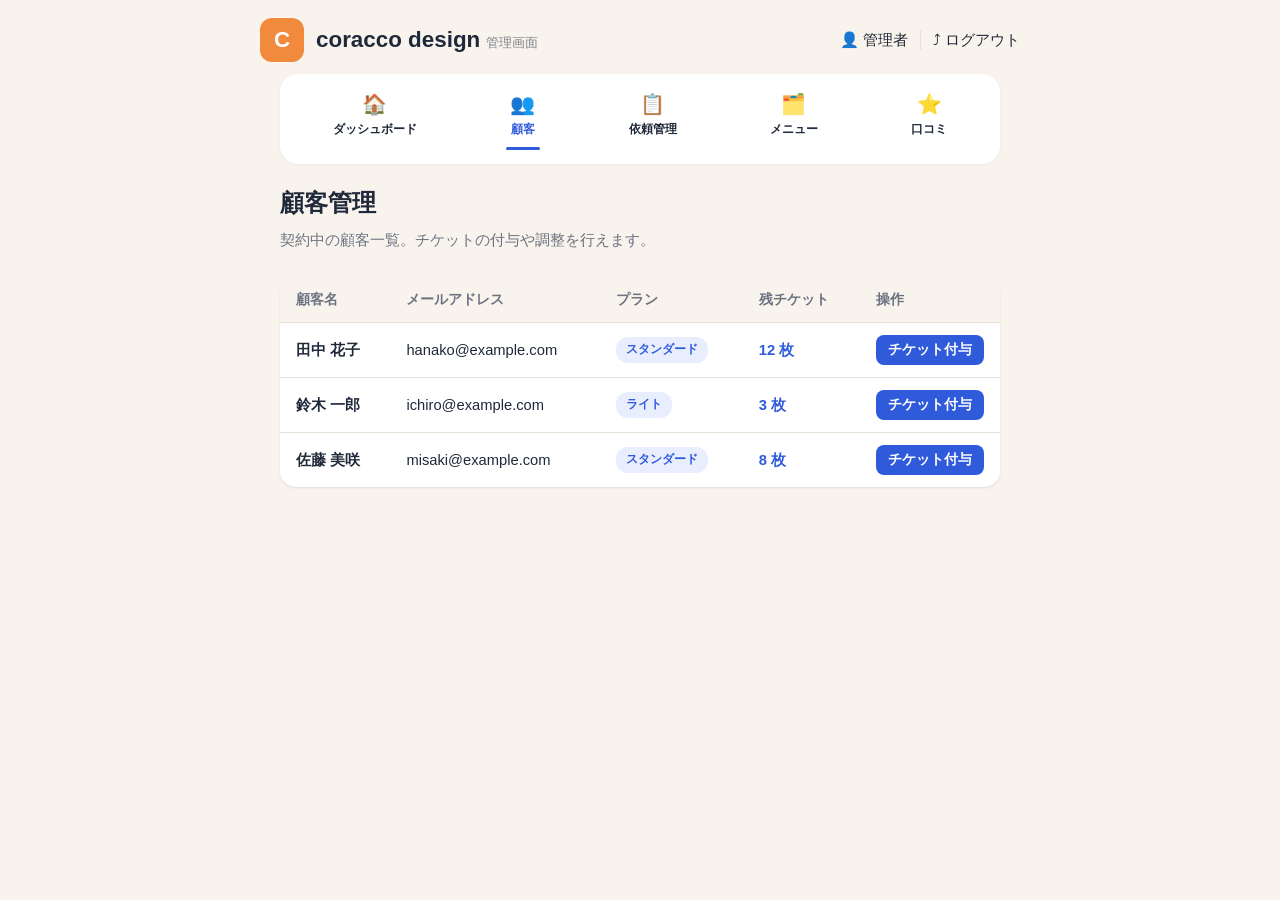
<file: admin/customers.html>
<!DOCTYPE html>
<html lang="ja">
<head>
  <meta charset="UTF-8">
  <meta name="viewport" content="width=device-width, initial-scale=1.0">
  <title>顧客管理 - coracco design</title>
  <link rel="stylesheet" href="../css/style.css">
</head>
<body class="coracco">

  <header class="c-header">
    <div class="c-header-inner">
      <div class="c-logo">
        <span class="c-logo-mark">C</span>
        <span class="c-brand">coracco design <small>管理画面</small></span>
      </div>
      <div class="c-user">
        <span class="c-user-name">👤 管理者</span>
        <span class="c-divider-v"></span>
        <a href="../login.html" class="c-logout">⤴ ログアウト</a>
      </div>
    </div>
  </header>

  <main class="main">
    <nav class="c-nav-card">
      <a class="c-tab" href="index.html"><span class="c-tab-ico">🏠</span><span>ダッシュボード</span></a>
      <a class="c-tab active" href="customers.html"><span class="c-tab-ico">👥</span><span>顧客</span></a>
      <a class="c-tab" href="requests.html"><span class="c-tab-ico">📋</span><span>依頼管理</span></a>
      <a class="c-tab" href="menu.html"><span class="c-tab-ico">🗂️</span><span>メニュー</span></a>
      <a class="c-tab" href="reviews.html"><span class="c-tab-ico">⭐</span><span>口コミ</span></a>
    </nav>
    <h1 class="page-title">顧客管理</h1>
    <p class="page-subtitle">契約中の顧客一覧。チケットの付与や調整を行えます。</p>

    <div class="table-wrap">
      <table class="data-table">
        <thead>
          <tr>
            <th>顧客名</th>
            <th>メールアドレス</th>
            <th>プラン</th>
            <th>残チケット</th>
            <th style="width:140px;">操作</th>
          </tr>
        </thead>
        <tbody id="customer-rows"></tbody>
      </table>
    </div>
  </main>

  <!-- チケット付与モーダル -->
  <div class="modal-backdrop" id="modal">
    <div class="modal">
      <div class="modal-title">チケット付与・調整</div>

      <div style="background:var(--bg); padding:12px 14px; border-radius:8px; margin-bottom:16px;">
        <div style="font-weight:bold;" id="modal-customer">—</div>
        <div style="font-size:0.85rem; color:var(--text-light);">
          現在の残チケット：<span id="modal-balance">—</span> 枚
        </div>
      </div>

      <div class="form-group">
        <label class="form-label">付与・調整するチケット数</label>
        <input type="number" class="form-input" id="modal-points" value="15" placeholder="例: 15">
        <div class="form-help">マイナス値で減算もできます</div>
      </div>

      <div class="form-group">
        <label class="form-label">理由</label>
        <select class="form-select" id="modal-reason">
          <option>月次付与</option>
          <option>手動調整</option>
          <option>サービス補填</option>
          <option>返還処理</option>
        </select>
      </div>

      <div class="modal-actions">
        <button class="btn btn-secondary" onclick="closeModal()">キャンセル</button>
        <button class="btn btn-primary" onclick="submitGrant()">付与する</button>
      </div>
    </div>
  </div>

  <script src="../js/mock.js"></script>
  <script>
    document.getElementById('customer-rows').innerHTML = MockData.allCustomers.map(c => `
      <tr>
        <td><strong>${c.name}</strong></td>
        <td>${c.email}</td>
        <td><span class="badge badge-plan">${c.planLabel}</span></td>
        <td><strong style="color:var(--primary);">${c.balance} 枚</strong></td>
        <td>
          <button class="btn btn-primary btn-sm" onclick="openModal('${c.id}')">チケット付与</button>
        </td>
      </tr>
    `).join('');

    let selected = null;
    function openModal(id) {
      selected = MockData.allCustomers.find(c => c.id === id);
      document.getElementById('modal-customer').textContent = `${selected.name}様（${selected.planLabel}プラン）`;
      document.getElementById('modal-balance').textContent = selected.balance;
      document.getElementById('modal-points').value = selected.plan === 'standard' ? 15 : 5;
      document.getElementById('modal').classList.add('active');
    }
    function closeModal() {
      document.getElementById('modal').classList.remove('active');
    }
    function submitGrant() {
      const pts = document.getElementById('modal-points').value;
      closeModal();
      showToast(`${selected.name}様に ${pts}枚 を付与しました（デモ）`);
    }
  </script>
</body>
</html>
</file>
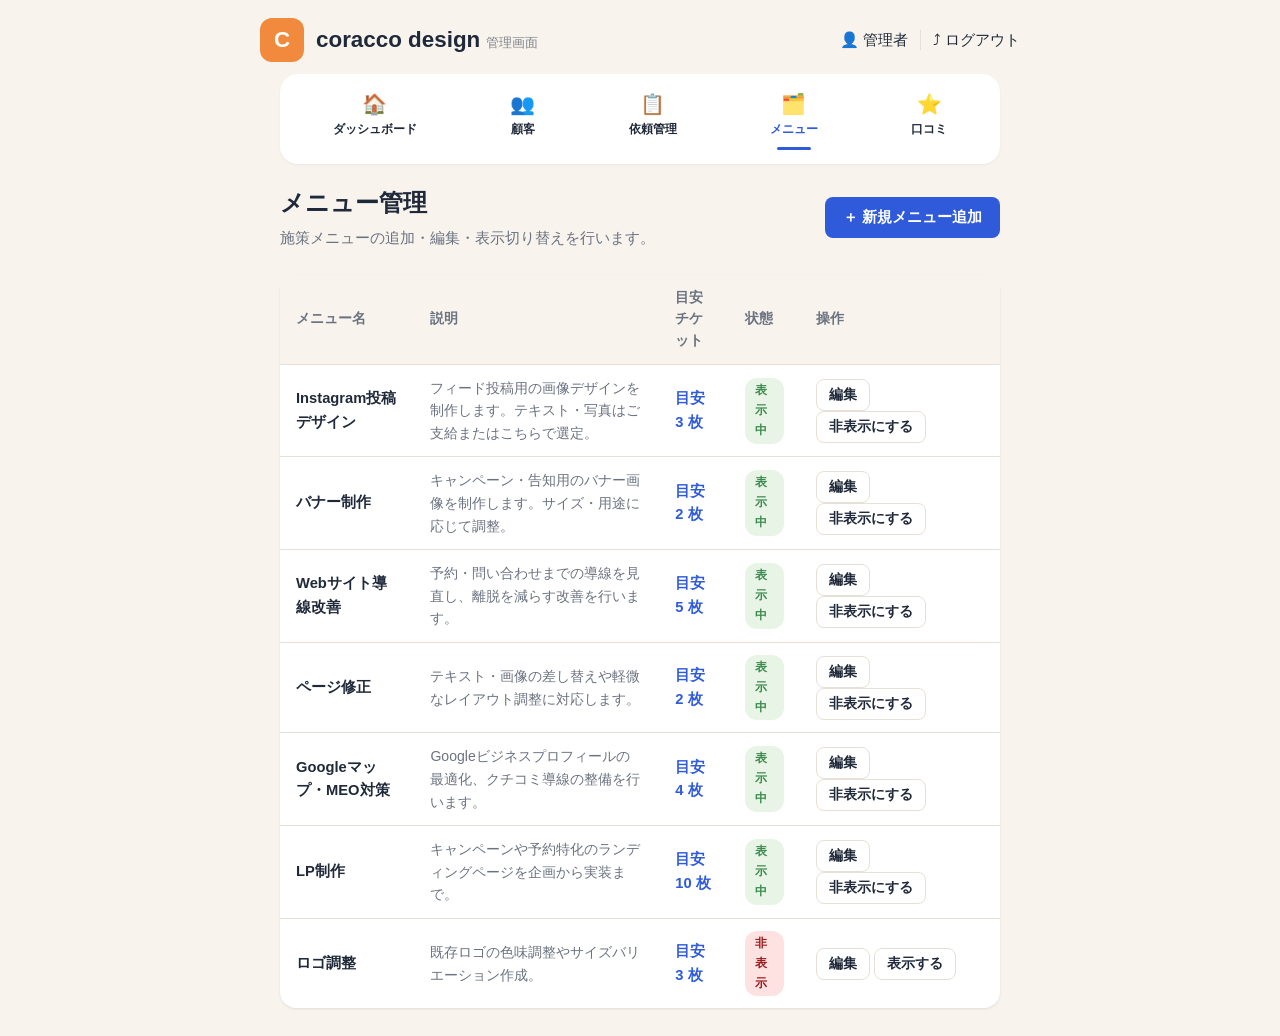
<file: admin/menu.html>
<!DOCTYPE html>
<html lang="ja">
<head>
  <meta charset="UTF-8">
  <meta name="viewport" content="width=device-width, initial-scale=1.0">
  <title>メニュー管理 - coracco design</title>
  <link rel="stylesheet" href="../css/style.css">
</head>
<body class="coracco">

  <header class="c-header">
    <div class="c-header-inner">
      <div class="c-logo">
        <span class="c-logo-mark">C</span>
        <span class="c-brand">coracco design <small>管理画面</small></span>
      </div>
      <div class="c-user">
        <span class="c-user-name">👤 管理者</span>
        <span class="c-divider-v"></span>
        <a href="../login.html" class="c-logout">⤴ ログアウト</a>
      </div>
    </div>
  </header>

  <main class="main">
    <nav class="c-nav-card">
      <a class="c-tab" href="index.html"><span class="c-tab-ico">🏠</span><span>ダッシュボード</span></a>
      <a class="c-tab" href="customers.html"><span class="c-tab-ico">👥</span><span>顧客</span></a>
      <a class="c-tab" href="requests.html"><span class="c-tab-ico">📋</span><span>依頼管理</span></a>
      <a class="c-tab active" href="menu.html"><span class="c-tab-ico">🗂️</span><span>メニュー</span></a>
      <a class="c-tab" href="reviews.html"><span class="c-tab-ico">⭐</span><span>口コミ</span></a>
    </nav>
    <div style="display:flex; justify-content:space-between; align-items:center; margin-bottom:24px; flex-wrap:wrap; gap:12px;">
      <div>
        <h1 class="page-title" style="margin-bottom:4px;">メニュー管理</h1>
        <p style="color:var(--text-light); font-size:0.95rem;">施策メニューの追加・編集・表示切り替えを行います。</p>
      </div>
      <button class="btn btn-primary" onclick="showToast('新規メニュー追加フォーム（デモ）')">＋ 新規メニュー追加</button>
    </div>

    <div class="table-wrap">
      <table class="data-table">
        <thead>
          <tr>
            <th>メニュー名</th>
            <th>説明</th>
            <th>目安チケット</th>
            <th>状態</th>
            <th style="width:200px;">操作</th>
          </tr>
        </thead>
        <tbody id="menu-rows"></tbody>
      </table>
    </div>
  </main>

  <script src="../js/mock.js"></script>
  <script>
    document.getElementById('menu-rows').innerHTML = MockData.menuItems.map(m => `
      <tr>
        <td><strong>${m.title}</strong></td>
        <td style="color:var(--text-light); font-size:0.88rem;">${m.description}</td>
        <td><strong style="color:var(--primary);">目安 ${m.estCost} 枚</strong></td>
        <td>
          ${m.active
            ? '<span class="badge badge-completed">表示中</span>'
            : '<span class="badge badge-cancelled">非表示</span>'}
        </td>
        <td>
          <button class="btn btn-secondary btn-sm" onclick="showToast('編集フォーム（デモ）')">編集</button>
          <button class="btn btn-secondary btn-sm" onclick="showToast('${m.active ? "非表示" : "表示"}に切り替えました（デモ）')">
            ${m.active ? '非表示にする' : '表示する'}
          </button>
        </td>
      </tr>
    `).join('');
  </script>
</body>
</html>
</file>
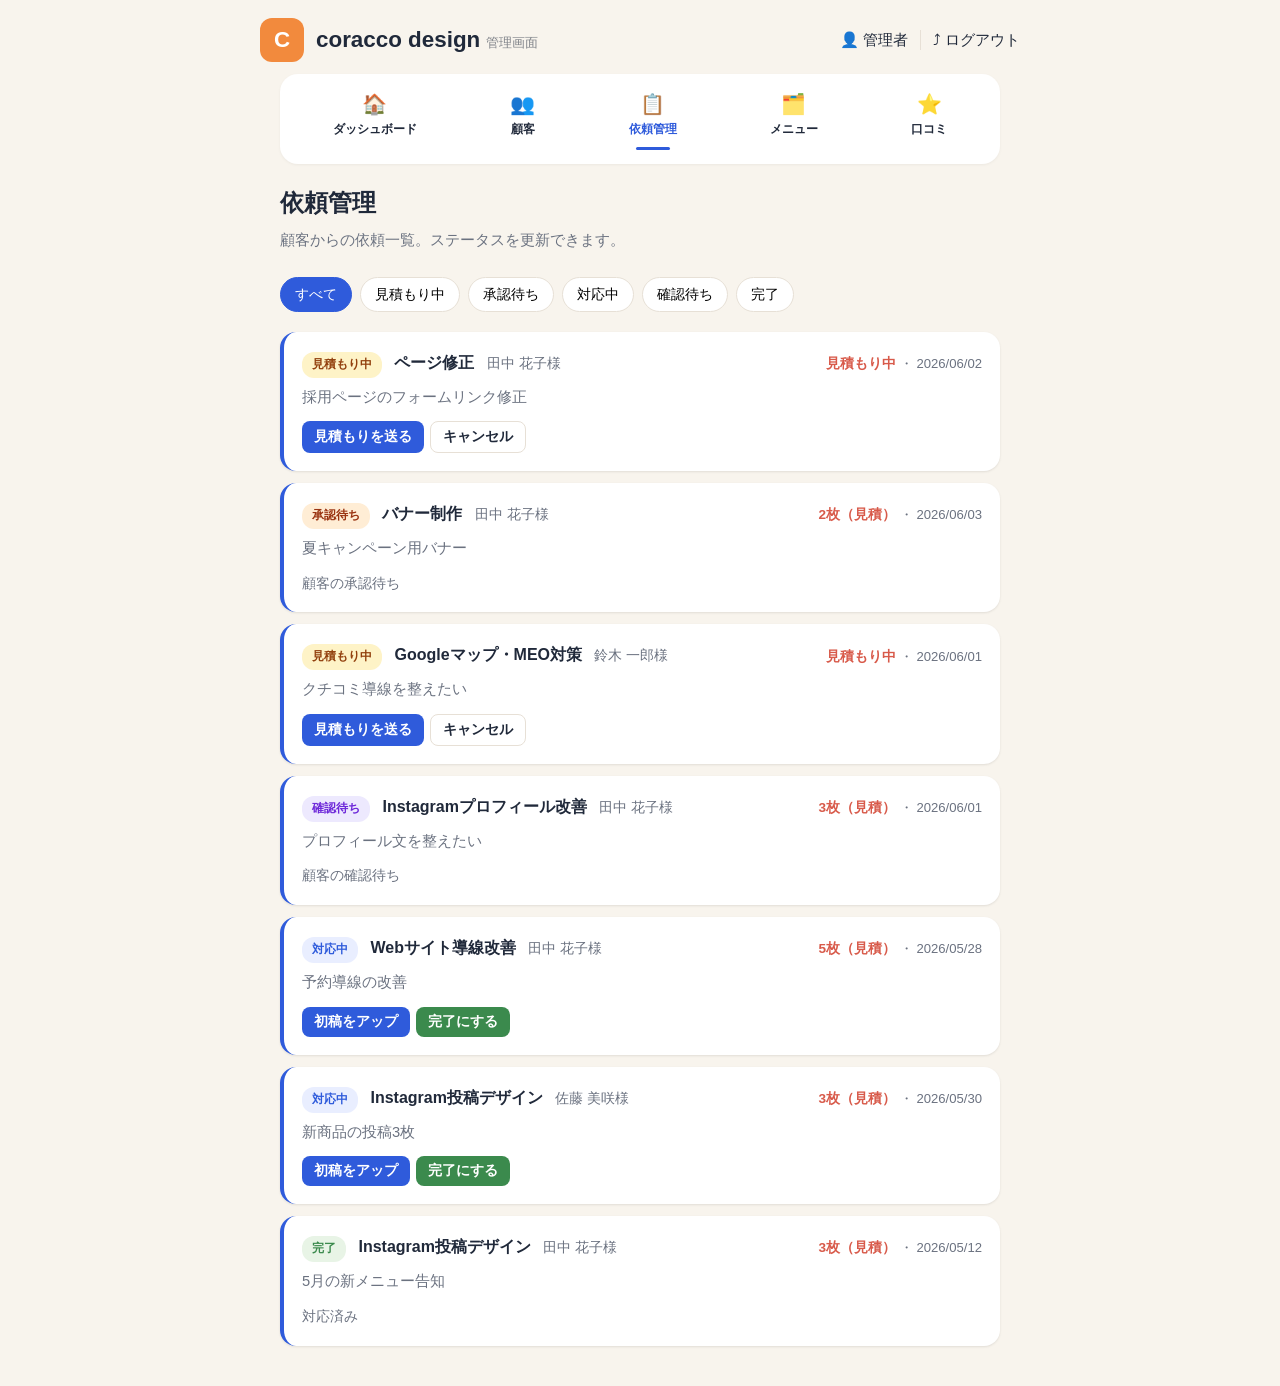
<file: admin/requests.html>
<!DOCTYPE html>
<html lang="ja">
<head>
  <meta charset="UTF-8">
  <meta name="viewport" content="width=device-width, initial-scale=1.0">
  <title>依頼管理 - coracco design</title>
  <link rel="stylesheet" href="../css/style.css">
</head>
<body class="coracco">

  <header class="c-header">
    <div class="c-header-inner">
      <div class="c-logo">
        <span class="c-logo-mark">C</span>
        <span class="c-brand">coracco design <small>管理画面</small></span>
      </div>
      <div class="c-user">
        <span class="c-user-name">👤 管理者</span>
        <span class="c-divider-v"></span>
        <a href="../login.html" class="c-logout">⤴ ログアウト</a>
      </div>
    </div>
  </header>

  <main class="main">
    <nav class="c-nav-card">
      <a class="c-tab" href="index.html"><span class="c-tab-ico">🏠</span><span>ダッシュボード</span></a>
      <a class="c-tab" href="customers.html"><span class="c-tab-ico">👥</span><span>顧客</span></a>
      <a class="c-tab active" href="requests.html"><span class="c-tab-ico">📋</span><span>依頼管理</span></a>
      <a class="c-tab" href="menu.html"><span class="c-tab-ico">🗂️</span><span>メニュー</span></a>
      <a class="c-tab" href="reviews.html"><span class="c-tab-ico">⭐</span><span>口コミ</span></a>
    </nav>
    <h1 class="page-title">依頼管理</h1>
    <p class="page-subtitle">顧客からの依頼一覧。ステータスを更新できます。</p>

    <div class="filter-pills">
      <button class="filter-pill active" data-status="all">すべて</button>
      <button class="filter-pill" data-status="pending">見積もり中</button>
      <button class="filter-pill" data-status="quote_ready">承認待ち</button>
      <button class="filter-pill" data-status="in_progress">対応中</button>
      <button class="filter-pill" data-status="review">確認待ち</button>
      <button class="filter-pill" data-status="completed">完了</button>
    </div>

    <div id="request-list"></div>
  </main>

  <script src="../js/mock.js"></script>
  <script>
    let currentFilter = 'all';

    function statusActions(status) {
      switch (status) {
        case 'pending':
          return `
            <button class="btn btn-primary btn-sm" onclick="updateStatus('quote_ready')">見積もりを送る</button>
            <button class="btn btn-secondary btn-sm" onclick="updateStatus('cancelled')">キャンセル</button>
          `;
        case 'quote_ready':
          return `<span style="color:var(--text-light); font-size:0.85rem;">顧客の承認待ち</span>`;
        case 'in_progress':
          return `
            <button class="btn btn-primary btn-sm" onclick="updateStatus('review')">初稿をアップ</button>
            <button class="btn btn-success btn-sm" onclick="updateStatus('completed')">完了にする</button>
          `;
        case 'review':
          return `<span style="color:var(--text-light); font-size:0.85rem;">顧客の確認待ち</span>`;
        case 'revising':
          return `<button class="btn btn-primary btn-sm" onclick="updateStatus('review')">修正版をアップ</button>`;
        case 'completed':
        case 'cancelled':
          return `<span style="color:var(--text-light); font-size:0.85rem;">対応済み</span>`;
      }
    }

    function render() {
      const list = currentFilter === 'all'
        ? MockData.allRequests
        : MockData.allRequests.filter(r => r.status === currentFilter);
      const container = document.getElementById('request-list');
      if (list.length === 0) {
        container.innerHTML = '<p class="empty-msg">該当する依頼はありません。</p>';
        return;
      }
      container.innerHTML = list.map(r => `
        <div class="request-card">
          <div class="request-card-head">
            <div>
              ${fmt.statusBadge(r.status)}
              <span class="request-card-title" style="margin-left:8px;">${r.menuTitle}</span>
              <span style="color:var(--text-light); font-size:0.88rem; margin-left:8px;">${r.customer}様</span>
            </div>
            <div class="request-card-meta">
              <span class="request-card-cost">${r.estTickets != null ? r.estTickets + '枚（見積）' : '見積もり中'}</span> ・ ${fmt.date(r.createdAt)}
            </div>
          </div>
          <div class="request-card-comment">${r.comment}</div>
          <div class="request-card-actions">${statusActions(r.status)}</div>
        </div>
      `).join('');
    }

    function updateStatus(newStatus) {
      showToast(`ステータスを「${StatusLabels[newStatus]}」に更新しました（デモ）`);
    }

    document.querySelectorAll('.filter-pill').forEach(btn => {
      btn.addEventListener('click', () => {
        document.querySelectorAll('.filter-pill').forEach(b => b.classList.remove('active'));
        btn.classList.add('active');
        currentFilter = btn.dataset.status;
        render();
      });
    });

    render();
  </script>
</body>
</html>
</file>
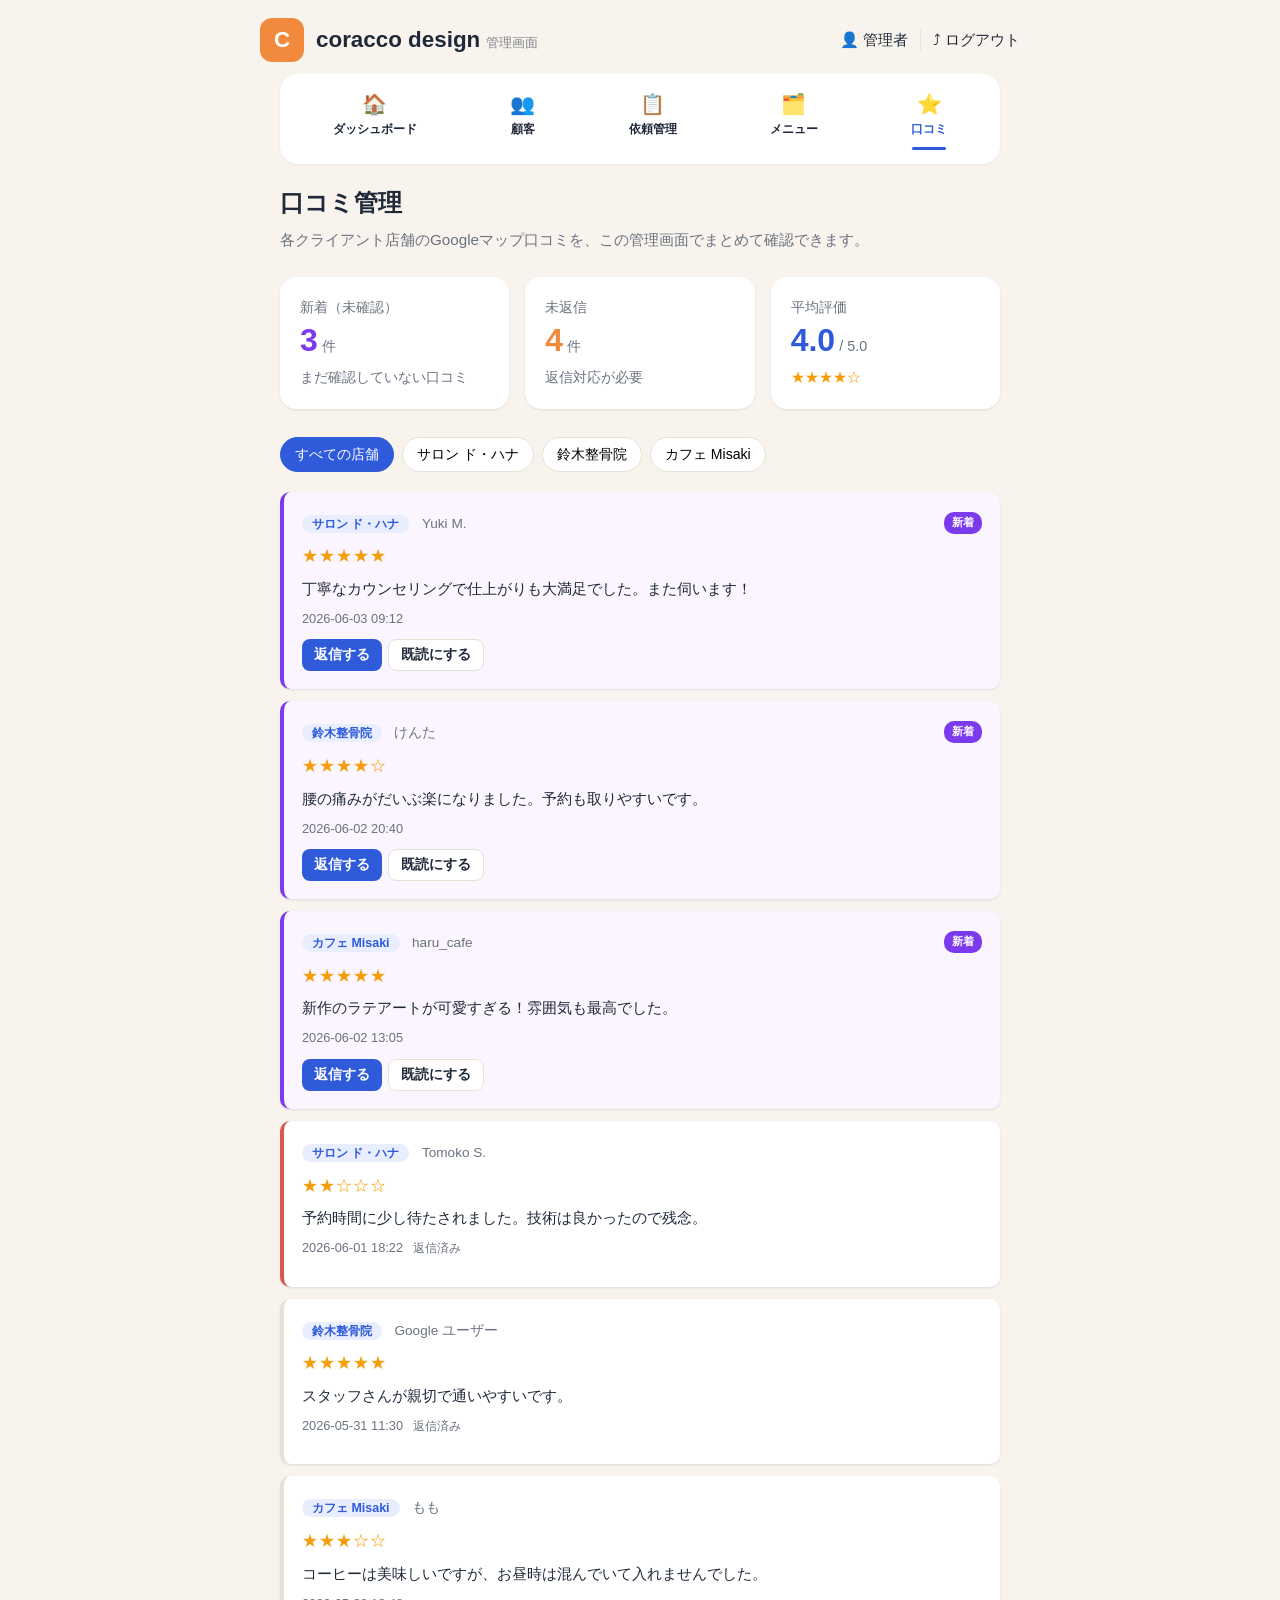
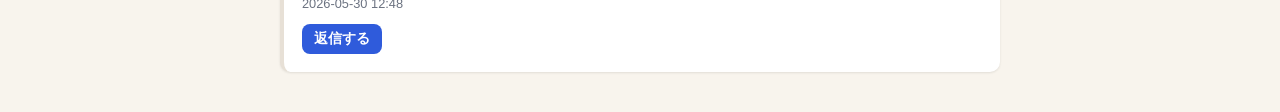
<file: admin/reviews.html>
<!DOCTYPE html>
<html lang="ja">
<head>
  <meta charset="UTF-8">
  <meta name="viewport" content="width=device-width, initial-scale=1.0">
  <title>口コミ - coracco design 管理画面</title>
  <link rel="stylesheet" href="../css/style.css">
</head>
<body class="coracco">

  <header class="c-header">
    <div class="c-header-inner">
      <div class="c-logo">
        <span class="c-logo-mark">C</span>
        <span class="c-brand">coracco design <small>管理画面</small></span>
      </div>
      <div class="c-user">
        <span class="c-user-name">👤 管理者</span>
        <span class="c-divider-v"></span>
        <a href="../login.html" class="c-logout">⤴ ログアウト</a>
      </div>
    </div>
  </header>

  <main class="main">
    <nav class="c-nav-card">
      <a class="c-tab" href="index.html"><span class="c-tab-ico">🏠</span><span>ダッシュボード</span></a>
      <a class="c-tab" href="customers.html"><span class="c-tab-ico">👥</span><span>顧客</span></a>
      <a class="c-tab" href="requests.html"><span class="c-tab-ico">📋</span><span>依頼管理</span></a>
      <a class="c-tab" href="menu.html"><span class="c-tab-ico">🗂️</span><span>メニュー</span></a>
      <a class="c-tab active" href="reviews.html"><span class="c-tab-ico">⭐</span><span>口コミ</span></a>
    </nav>
    <h1 class="page-title">口コミ管理</h1>
    <p class="page-subtitle">各クライアント店舗のGoogleマップ口コミを、この管理画面でまとめて確認できます。</p>

    <!-- 統計 -->
    <div class="grid-3 section">
      <div class="stat-card">
        <div class="stat-label">新着（未確認）</div>
        <div><span class="stat-value" id="unread-count" style="color:#7c3aed;">—</span><span class="stat-unit">件</span></div>
        <div class="stat-sub">まだ確認していない口コミ</div>
      </div>
      <div class="stat-card">
        <div class="stat-label">未返信</div>
        <div><span class="stat-value" id="noreply-count" style="color:var(--warning);">—</span><span class="stat-unit">件</span></div>
        <div class="stat-sub">返信対応が必要</div>
      </div>
      <div class="stat-card">
        <div class="stat-label">平均評価</div>
        <div><span class="stat-value" id="avg-rating">—</span><span class="stat-unit">/ 5.0</span></div>
        <div class="stat-sub" id="avg-stars" style="color:#f59e0b;"></div>
      </div>
    </div>

    <!-- 店舗フィルター -->
    <div class="filter-pills" id="shop-pills"></div>

    <div id="review-list"></div>
  </main>

  <!-- 返信モーダル -->
  <div class="modal-backdrop" id="reply-modal">
    <div class="modal">
      <div class="modal-title">口コミに返信する</div>
      <div style="background:var(--bg); padding:12px 14px; border-radius:8px; margin-bottom:16px;">
        <div class="review-stars" id="reply-stars">—</div>
        <div style="font-size:0.9rem; margin-top:6px;" id="reply-text">—</div>
      </div>
      <div class="form-group">
        <label class="form-label">返信文（Googleマップに公開されます）</label>
        <textarea class="form-textarea" id="reply-input" placeholder="この度はご来店ありがとうございました。…"></textarea>
      </div>
      <div class="modal-actions">
        <button class="btn btn-secondary" onclick="closeReply()">キャンセル</button>
        <button class="btn btn-primary" onclick="submitReply()">返信を送信</button>
      </div>
    </div>
  </div>

  <script src="../js/mock.js"></script>
  <script>
    // 統計
    const reviews = MockData.reviews;
    document.getElementById('unread-count').textContent = reviews.filter(r => r.unread).length;
    document.getElementById('noreply-count').textContent = reviews.filter(r => !r.replied).length;
    const avg = reviews.reduce((s, r) => s + r.rating, 0) / reviews.length;
    document.getElementById('avg-rating').textContent = avg.toFixed(1);
    document.getElementById('avg-stars').textContent = fmt.stars(Math.round(avg));

    // 店舗フィルター
    const shops = ['all', ...new Set(reviews.map(r => r.shop))];
    let currentShop = 'all';
    document.getElementById('shop-pills').innerHTML = shops.map(s => `
      <button class="filter-pill ${s === 'all' ? 'active' : ''}" data-shop="${s}">
        ${s === 'all' ? 'すべての店舗' : s}
      </button>
    `).join('');

    function render() {
      const list = currentShop === 'all'
        ? reviews
        : reviews.filter(r => r.shop === currentShop);
      const container = document.getElementById('review-list');
      if (list.length === 0) {
        container.innerHTML = '<p class="empty-msg">口コミはありません。</p>';
        return;
      }
      container.innerHTML = list.map(r => `
        <div class="review-card ${r.unread ? 'is-unread' : ''} ${r.rating <= 2 ? 'is-low' : ''}">
          <div class="review-head">
            <div>
              <span class="review-shop">${r.shop}</span>
              <span class="review-author">${r.author}</span>
            </div>
            ${r.unread ? '<span class="tag-unread">新着</span>' : ''}
          </div>
          <div class="review-stars">${fmt.stars(r.rating)}</div>
          <div class="review-text">${r.text}</div>
          <div class="review-meta">
            <span>${r.at}</span>
            ${r.replied ? '<span class="tag-replied">返信済み</span>' : ''}
          </div>
          <div class="review-actions">
            ${r.replied
              ? ''
              : `<button class="btn btn-primary btn-sm" onclick="openReply('${r.id}')">返信する</button>`}
            ${r.unread
              ? `<button class="btn btn-secondary btn-sm" onclick="markRead('${r.id}')">既読にする</button>`
              : ''}
          </div>
        </div>
      `).join('');
    }

    document.querySelectorAll('.filter-pill').forEach(btn => {
      btn.addEventListener('click', () => {
        document.querySelectorAll('.filter-pill').forEach(b => b.classList.remove('active'));
        btn.classList.add('active');
        currentShop = btn.dataset.shop;
        render();
      });
    });

    function markRead(id) {
      const r = reviews.find(x => x.id === id);
      r.unread = false;
      document.getElementById('unread-count').textContent = reviews.filter(x => x.unread).length;
      render();
    }

    // 返信モーダル
    let replyTarget = null;
    function openReply(id) {
      replyTarget = reviews.find(x => x.id === id);
      document.getElementById('reply-stars').textContent = fmt.stars(replyTarget.rating);
      document.getElementById('reply-text').textContent = `「${replyTarget.text}」`;
      document.getElementById('reply-input').value = '';
      document.getElementById('reply-modal').classList.add('active');
    }
    function closeReply() {
      document.getElementById('reply-modal').classList.remove('active');
    }
    function submitReply() {
      const v = document.getElementById('reply-input').value.trim();
      if (!v) { showToast('返信文を入力してください'); return; }
      replyTarget.replied = true;
      replyTarget.unread = false;
      closeReply();
      document.getElementById('unread-count').textContent = reviews.filter(x => x.unread).length;
      document.getElementById('noreply-count').textContent = reviews.filter(x => !x.replied).length;
      showToast('返信を送信しました（デモ）');
      render();
    }

    render();
  </script>
</body>
</html>
</file>
<file: css/style.css>
/* ===== リセット・基本 ===== */
*, *::before, *::after { box-sizing: border-box; margin: 0; padding: 0; }

:root {
  --primary: #6366f1;
  --primary-dark: #4f46e5;
  --primary-light: #eef2ff;
  --bg: #f8fafc;
  --card-bg: #ffffff;
  --text: #1e293b;
  --text-light: #64748b;
  --border: #e2e8f0;
  --success: #22c55e;
  --warning: #f59e0b;
  --danger: #ef4444;
  --info: #0ea5e9;
  --radius: 10px;
  --shadow: 0 1px 3px rgba(0,0,0,0.06), 0 1px 2px rgba(0,0,0,0.04);
  --shadow-lg: 0 10px 25px rgba(0,0,0,0.08);
}

body {
  font-family: 'Hiragino Sans', 'Meiryo', sans-serif;
  background: var(--bg);
  color: var(--text);
  min-height: 100vh;
  line-height: 1.6;
}

a { color: inherit; text-decoration: none; }

/* ===== ヘッダー ===== */
.app-header {
  background: #fff;
  border-bottom: 1px solid var(--border);
  position: sticky;
  top: 0;
  z-index: 100;
}

.app-header-inner {
  max-width: 1200px;
  margin: 0 auto;
  padding: 14px 20px;
  display: flex;
  align-items: center;
  gap: 24px;
}

.logo {
  font-size: 1.1rem;
  font-weight: bold;
  color: var(--primary);
  display: flex;
  align-items: center;
  gap: 8px;
}

.logo-mark {
  width: 28px;
  height: 28px;
  background: var(--primary);
  color: #fff;
  border-radius: 6px;
  display: grid;
  place-items: center;
  font-size: 0.85rem;
}

.nav {
  display: flex;
  gap: 4px;
  margin-left: auto;
  margin-right: auto;
}

.nav a {
  padding: 8px 14px;
  border-radius: 6px;
  color: var(--text-light);
  font-size: 0.92rem;
  transition: all 0.15s;
}

.nav a:hover { background: var(--bg); color: var(--text); }
.nav a.active { background: var(--primary-light); color: var(--primary); font-weight: bold; }

.user-info {
  display: flex;
  align-items: center;
  gap: 12px;
  font-size: 0.9rem;
  color: var(--text-light);
}

.logout-link {
  color: var(--text-light);
  font-size: 0.85rem;
}
.logout-link:hover { color: var(--danger); }

/* ===== メインコンテンツ ===== */
.main {
  max-width: 1200px;
  margin: 0 auto;
  padding: 28px 20px;
}

.page-title {
  font-size: 1.5rem;
  margin-bottom: 6px;
}

.page-subtitle {
  color: var(--text-light);
  font-size: 0.95rem;
  margin-bottom: 24px;
}

/* ===== カード ===== */
.card {
  background: var(--card-bg);
  border-radius: var(--radius);
  padding: 20px;
  box-shadow: var(--shadow);
}

.card-title {
  font-size: 1.05rem;
  font-weight: bold;
  margin-bottom: 12px;
  display: flex;
  align-items: center;
  justify-content: space-between;
}

/* ===== グリッド ===== */
.grid-3 {
  display: grid;
  grid-template-columns: repeat(3, 1fr);
  gap: 16px;
}

.grid-2 {
  display: grid;
  grid-template-columns: 1fr 1fr;
  gap: 16px;
}

@media (max-width: 768px) {
  .grid-3, .grid-2 { grid-template-columns: 1fr; }
}

/* ===== 統計カード ===== */
.stat-card {
  background: var(--card-bg);
  border-radius: var(--radius);
  padding: 20px;
  box-shadow: var(--shadow);
}

.stat-label {
  font-size: 0.85rem;
  color: var(--text-light);
  margin-bottom: 6px;
}

.stat-value {
  font-size: 2rem;
  font-weight: bold;
  color: var(--primary);
  line-height: 1;
}

.stat-unit {
  font-size: 0.9rem;
  color: var(--text-light);
  margin-left: 4px;
}

.stat-sub {
  font-size: 0.85rem;
  color: var(--text-light);
  margin-top: 8px;
}

/* ===== ポイント残高カード ===== */
.balance-card {
  background: linear-gradient(135deg, var(--primary) 0%, var(--primary-dark) 100%);
  color: #fff;
  border-radius: var(--radius);
  padding: 28px;
  margin-bottom: 24px;
  box-shadow: var(--shadow-lg);
}

.balance-label {
  font-size: 0.9rem;
  opacity: 0.85;
  margin-bottom: 8px;
}

.balance-value {
  font-size: 3rem;
  font-weight: bold;
  line-height: 1;
}

.balance-value .unit {
  font-size: 1.2rem;
  font-weight: normal;
  margin-left: 8px;
  opacity: 0.85;
}

.balance-sub {
  margin-top: 14px;
  font-size: 0.88rem;
  opacity: 0.85;
  display: flex;
  gap: 16px;
  flex-wrap: wrap;
}

/* ===== ボタン ===== */
.btn {
  display: inline-block;
  padding: 10px 18px;
  border-radius: 8px;
  border: none;
  font-size: 0.95rem;
  font-weight: bold;
  cursor: pointer;
  transition: all 0.15s;
  text-align: center;
}

.btn-primary { background: var(--primary); color: #fff; }
.btn-primary:hover { background: var(--primary-dark); }

.btn-secondary {
  background: #fff;
  color: var(--text);
  border: 1px solid var(--border);
}
.btn-secondary:hover { background: var(--bg); }

.btn-danger { background: var(--danger); color: #fff; }
.btn-danger:hover { opacity: 0.9; }

.btn-success { background: var(--success); color: #fff; }
.btn-success:hover { opacity: 0.9; }

.btn-sm { padding: 6px 12px; font-size: 0.85rem; }
.btn-block { width: 100%; display: block; }

/* ===== バッジ ===== */
.badge {
  display: inline-block;
  padding: 3px 10px;
  border-radius: 12px;
  font-size: 0.78rem;
  font-weight: bold;
}

.badge-pending     { background: #fef3c7; color: #92400e; }
.badge-quote_ready { background: #ffedd5; color: #9a3412; }
.badge-in_progress { background: #dbeafe; color: #1e40af; }
.badge-review      { background: #ede9fe; color: #6d28d9; }
.badge-revising    { background: #fef3c7; color: #92400e; }
.badge-completed   { background: #d1fae5; color: #065f46; }
.badge-cancelled   { background: #fee2e2; color: #991b1b; }
.badge-plan        { background: var(--primary-light); color: var(--primary); }

/* ===== フィルター ===== */
.filter-pills {
  display: flex;
  gap: 8px;
  margin-bottom: 20px;
  flex-wrap: wrap;
}

.filter-pill {
  padding: 7px 14px;
  border-radius: 20px;
  border: 1px solid var(--border);
  background: #fff;
  font-size: 0.88rem;
  cursor: pointer;
  transition: all 0.15s;
}

.filter-pill:hover { background: var(--bg); }
.filter-pill.active {
  background: var(--primary);
  color: #fff;
  border-color: var(--primary);
}

/* ===== 依頼カード ===== */
.request-card {
  background: #fff;
  border-radius: var(--radius);
  padding: 18px;
  margin-bottom: 12px;
  box-shadow: var(--shadow);
  border-left: 4px solid var(--primary);
}

.request-card-head {
  display: flex;
  justify-content: space-between;
  align-items: center;
  margin-bottom: 8px;
  flex-wrap: wrap;
  gap: 8px;
}

.request-card-title {
  font-weight: bold;
  font-size: 1rem;
}

.request-card-meta {
  font-size: 0.82rem;
  color: var(--text-light);
}

.request-card-comment {
  font-size: 0.92rem;
  color: var(--text-light);
  margin-top: 6px;
  white-space: pre-wrap;
  word-break: break-word;
}

.request-card-actions {
  display: flex;
  gap: 6px;
  margin-top: 12px;
  flex-wrap: wrap;
}

.request-card-cost {
  font-size: 0.85rem;
  color: var(--danger);
  font-weight: bold;
}

/* ===== メニューカード ===== */
.menu-grid {
  display: grid;
  grid-template-columns: repeat(auto-fill, minmax(260px, 1fr));
  gap: 16px;
}

.menu-card {
  background: #fff;
  border-radius: var(--radius);
  padding: 22px;
  box-shadow: var(--shadow);
  display: flex;
  flex-direction: column;
  transition: transform 0.15s, box-shadow 0.15s;
}

.menu-card:hover {
  transform: translateY(-2px);
  box-shadow: var(--shadow-lg);
}

.menu-card-head {
  display: flex;
  justify-content: space-between;
  align-items: baseline;
  margin-bottom: 12px;
}

.menu-card-title { font-size: 1.1rem; font-weight: bold; }

.menu-card-cost {
  background: var(--primary-light);
  color: var(--primary);
  padding: 4px 12px;
  border-radius: 14px;
  font-size: 0.88rem;
  font-weight: bold;
  white-space: nowrap;
}

.menu-card-desc {
  font-size: 0.9rem;
  color: var(--text-light);
  margin-bottom: 18px;
  flex: 1;
}

/* ===== テーブル ===== */
.table-wrap {
  background: #fff;
  border-radius: var(--radius);
  box-shadow: var(--shadow);
  overflow: hidden;
}

.data-table {
  width: 100%;
  border-collapse: collapse;
}

.data-table th, .data-table td {
  padding: 12px 16px;
  text-align: left;
  border-bottom: 1px solid var(--border);
  font-size: 0.92rem;
}

.data-table th {
  background: var(--bg);
  font-weight: bold;
  font-size: 0.85rem;
  color: var(--text-light);
}

.data-table tr:last-child td { border-bottom: none; }
.data-table tbody tr:hover { background: var(--bg); }

/* ===== モーダル ===== */
.modal-backdrop {
  position: fixed;
  inset: 0;
  background: rgba(15, 23, 42, 0.5);
  display: none;
  align-items: center;
  justify-content: center;
  z-index: 1000;
  padding: 20px;
}

.modal-backdrop.active { display: flex; }

.modal {
  background: #fff;
  border-radius: var(--radius);
  padding: 28px;
  width: 100%;
  max-width: 480px;
  box-shadow: var(--shadow-lg);
}

.modal-title {
  font-size: 1.15rem;
  font-weight: bold;
  margin-bottom: 16px;
}

.modal-actions {
  display: flex;
  gap: 8px;
  justify-content: flex-end;
  margin-top: 20px;
}

/* ===== フォーム ===== */
.form-group { margin-bottom: 16px; }

.form-label {
  display: block;
  font-size: 0.88rem;
  font-weight: bold;
  margin-bottom: 6px;
}

.form-input, .form-textarea, .form-select {
  width: 100%;
  padding: 10px 12px;
  border: 1px solid var(--border);
  border-radius: 8px;
  font-size: 0.95rem;
  font-family: inherit;
  background: #fff;
}

.form-input:focus, .form-textarea:focus, .form-select:focus {
  outline: 2px solid var(--primary);
  outline-offset: 1px;
  border-color: var(--primary);
}

.form-textarea { min-height: 100px; resize: vertical; }
.form-help { font-size: 0.82rem; color: var(--text-light); margin-top: 4px; }

/* ===== ログイン画面 ===== */
.login-page {
  min-height: 100vh;
  display: grid;
  place-items: center;
  background: linear-gradient(135deg, #eef2ff 0%, #e0e7ff 100%);
  padding: 20px;
}

.login-card {
  background: #fff;
  border-radius: 16px;
  padding: 36px;
  width: 100%;
  max-width: 400px;
  box-shadow: var(--shadow-lg);
}

.login-logo {
  text-align: center;
  margin-bottom: 24px;
}

.login-logo .logo {
  justify-content: center;
  font-size: 1.4rem;
  margin-bottom: 4px;
}

.login-logo small {
  color: var(--text-light);
  font-size: 0.82rem;
}

.login-divider {
  text-align: center;
  margin: 18px 0;
  color: var(--text-light);
  font-size: 0.85rem;
  position: relative;
}

.login-divider::before, .login-divider::after {
  content: '';
  position: absolute;
  top: 50%;
  width: calc(50% - 30px);
  height: 1px;
  background: var(--border);
}
.login-divider::before { left: 0; }
.login-divider::after { right: 0; }

.demo-note {
  margin-top: 24px;
  padding: 12px;
  background: #fffbeb;
  border: 1px solid #fde68a;
  border-radius: 8px;
  font-size: 0.82rem;
  color: #92400e;
}

/* ===== 空状態・補助 ===== */
.empty-msg {
  text-align: center;
  color: var(--text-light);
  padding: 40px 20px;
}

.section { margin-bottom: 28px; }

.section-head {
  display: flex;
  justify-content: space-between;
  align-items: center;
  margin-bottom: 14px;
}

.section-title {
  font-size: 1.05rem;
  font-weight: bold;
}

/* ===== トースト ===== */
.toast {
  position: fixed;
  top: 80px;
  left: 50%;
  transform: translateX(-50%);
  background: var(--success);
  color: #fff;
  padding: 12px 22px;
  border-radius: 24px;
  font-size: 0.92rem;
  font-weight: bold;
  box-shadow: var(--shadow-lg);
  z-index: 2000;
  opacity: 0;
  transition: opacity 0.2s;
  pointer-events: none;
}
.toast.show { opacity: 1; }

/* ===== チケット内訳（ダッシュボード） ===== */
.ticket-breakdown {
  display: grid;
  grid-template-columns: repeat(4, 1fr);
  gap: 12px;
  margin-bottom: 24px;
}

.ticket-stat {
  background: #fff;
  border-radius: var(--radius);
  padding: 16px;
  box-shadow: var(--shadow);
  border-top: 3px solid var(--border);
}
.ticket-stat.is-grant   { border-top-color: var(--success); }
.ticket-stat.is-used    { border-top-color: var(--info); }
.ticket-stat.is-remain  { border-top-color: var(--primary); }
.ticket-stat.is-carry   { border-top-color: var(--text-light); }
.ticket-stat.is-expire  { border-top-color: var(--danger); }

.ticket-stat-label {
  font-size: 0.8rem;
  color: var(--text-light);
  margin-bottom: 6px;
}
.ticket-stat-value {
  font-size: 1.7rem;
  font-weight: bold;
  line-height: 1;
}
.ticket-stat-value .unit { font-size: 0.85rem; font-weight: normal; color: var(--text-light); margin-left: 3px; }
.ticket-stat-note { font-size: 0.75rem; color: var(--danger); margin-top: 6px; }

@media (max-width: 768px) {
  .ticket-breakdown { grid-template-columns: repeat(2, 1fr); }
}

/* ===== 共有情報パネル（固定リンク・メモ） ===== */
.info-panel {
  background: #fff;
  border-radius: var(--radius);
  padding: 18px 20px;
  box-shadow: var(--shadow);
}
.info-row {
  display: flex;
  align-items: center;
  gap: 10px;
  padding: 10px 0;
  border-bottom: 1px dashed var(--border);
  font-size: 0.92rem;
}
.info-row:last-child { border-bottom: none; }
.info-row .info-ico {
  width: 30px; height: 30px; flex-shrink: 0;
  background: var(--primary-light); color: var(--primary);
  border-radius: 8px; display: grid; place-items: center; font-size: 0.95rem;
}
.info-row .info-label { color: var(--text-light); width: 120px; flex-shrink: 0; }
.info-row .info-value { font-weight: 500; word-break: break-all; }
.info-row .info-value a { color: var(--primary); }

/* ===== 確認待ち（クライアントアクション必要）強調 ===== */
.request-card.needs-action {
  background: #faf5ff;
  border-left-color: #7c3aed;
}
.action-flag {
  display: inline-flex; align-items: center; gap: 4px;
  background: #7c3aed; color: #fff;
  font-size: 0.72rem; font-weight: bold;
  padding: 2px 8px; border-radius: 10px;
}

/* ===== ご提案施策 ===== */
.proposed-section {
  background: linear-gradient(135deg, #faf5ff 0%, #eef2ff 100%);
  border: 1px solid #ddd6fe;
  border-radius: var(--radius);
  padding: 20px;
  margin-bottom: 28px;
}
.proposed-head {
  display: flex; align-items: center; gap: 8px;
  font-size: 1.05rem; font-weight: bold; margin-bottom: 4px;
}
.proposed-head .star { color: #f59e0b; }
.proposed-sub { font-size: 0.85rem; color: var(--text-light); margin-bottom: 16px; }
.menu-card-badge {
  display: inline-block;
  background: #f59e0b; color: #fff;
  font-size: 0.7rem; font-weight: bold;
  padding: 2px 8px; border-radius: 10px;
  margin-bottom: 8px;
}
.menu-card-cat {
  display: inline-block;
  background: var(--bg); color: var(--text-light);
  font-size: 0.72rem; padding: 2px 8px; border-radius: 10px;
  margin-left: 8px;
}
.cost-hint { font-size: 0.75rem; color: var(--text-light); font-weight: normal; }

/* ===== タイムライン（タスク詳細） ===== */
.timeline { position: relative; padding-left: 24px; }
.timeline::before {
  content: ''; position: absolute; left: 7px; top: 4px; bottom: 4px;
  width: 2px; background: var(--border);
}
.timeline-item { position: relative; padding-bottom: 20px; }
.timeline-item:last-child { padding-bottom: 0; }
.timeline-item::before {
  content: ''; position: absolute; left: -24px; top: 3px;
  width: 16px; height: 16px; border-radius: 50%;
  background: #fff; border: 3px solid var(--primary);
}
.timeline-item.t-approved::before  { border-color: var(--success); }
.timeline-item.t-draft::before     { border-color: var(--info); }
.timeline-item.t-revise::before    { border-color: var(--warning); }
.timeline-item.t-completed::before { border-color: var(--success); background: var(--success); }
.timeline-time { font-size: 0.78rem; color: var(--text-light); }
.timeline-text { font-size: 0.94rem; font-weight: 500; margin-top: 2px; }
.timeline-extra {
  font-size: 0.85rem; color: var(--text-light);
  margin-top: 6px; padding: 8px 12px; background: var(--bg); border-radius: 8px;
}
.timeline-file {
  display: inline-flex; align-items: center; gap: 6px;
  margin-top: 6px; font-size: 0.85rem; color: var(--primary); font-weight: 500;
}

/* ===== 承認アクションバー ===== */
.approve-bar {
  background: #faf5ff; border: 1px solid #ddd6fe;
  border-radius: var(--radius); padding: 18px 20px; margin-bottom: 24px;
}
.approve-bar-title { font-weight: bold; margin-bottom: 4px; }
.approve-bar-sub { font-size: 0.88rem; color: var(--text-light); margin-bottom: 14px; }
.approve-actions { display: flex; gap: 8px; flex-wrap: wrap; }

/* ===== 月次方針 ===== */
.policy-block { margin-bottom: 22px; }
.policy-block .policy-label {
  display: inline-block; font-size: 0.82rem; font-weight: bold;
  color: var(--primary); background: var(--primary-light);
  padding: 3px 12px; border-radius: 12px; margin-bottom: 8px;
}
.policy-block .policy-body { font-size: 0.96rem; line-height: 1.8; }
.policy-list { list-style: none; padding: 0; }
.policy-list li {
  padding: 8px 14px; background: var(--bg); border-radius: 8px;
  margin-bottom: 6px; font-size: 0.94rem;
  border-left: 3px solid var(--primary);
}

/* ===== 月次レポート ===== */
.report-month-tabs { display: flex; gap: 8px; margin-bottom: 20px; flex-wrap: wrap; }
.metric-grid {
  display: grid; grid-template-columns: repeat(4, 1fr); gap: 12px; margin: 16px 0 24px;
}
.metric-card {
  background: #fff; border-radius: var(--radius); padding: 16px;
  box-shadow: var(--shadow);
}
.metric-label { font-size: 0.78rem; color: var(--text-light); margin-bottom: 6px; }
.metric-value { font-size: 1.4rem; font-weight: bold; }
.metric-delta { font-size: 0.8rem; font-weight: bold; margin-top: 4px; }
.metric-delta.up   { color: var(--success); }
.metric-delta.down { color: var(--danger); }
@media (max-width: 768px) {
  .metric-grid { grid-template-columns: repeat(2, 1fr); }
}

.report-summary-list { list-style: none; padding: 0; }
.report-summary-list li {
  padding: 10px 0; border-bottom: 1px dashed var(--border);
  font-size: 0.92rem; display: flex; gap: 10px;
}
.report-summary-list li:last-child { border-bottom: none; }
.report-summary-list .rs-label {
  color: var(--text-light); width: 130px; flex-shrink: 0; font-size: 0.85rem;
}

/* ===== ファイル添付（フォーム） ===== */
.file-drop {
  border: 2px dashed var(--border); border-radius: 8px;
  padding: 18px; text-align: center; color: var(--text-light);
  font-size: 0.88rem; cursor: pointer; transition: all 0.15s;
}
.file-drop:hover { border-color: var(--primary); background: var(--primary-light); }
.file-chip {
  display: inline-flex; align-items: center; gap: 6px;
  background: var(--bg); border: 1px solid var(--border);
  border-radius: 16px; padding: 4px 12px; font-size: 0.82rem; margin: 6px 6px 0 0;
}

/* ===== 口コミ通知設定パネル ===== */
.notify-panel {
  background: linear-gradient(135deg, #eef2ff 0%, #faf5ff 100%);
  border: 1px solid #ddd6fe;
  border-radius: var(--radius);
  padding: 18px 20px;
  margin-bottom: 24px;
  display: flex;
  align-items: center;
  justify-content: space-between;
  gap: 16px;
  flex-wrap: wrap;
}
.notify-panel .np-title { font-weight: bold; display: flex; align-items: center; gap: 8px; }
.notify-panel .np-sub { font-size: 0.85rem; color: var(--text-light); margin-top: 4px; }

/* トグルスイッチ */
.switch { position: relative; display: inline-block; width: 48px; height: 26px; flex-shrink: 0; }
.switch input { opacity: 0; width: 0; height: 0; }
.switch .slider {
  position: absolute; cursor: pointer; inset: 0;
  background: #cbd5e1; border-radius: 26px; transition: 0.2s;
}
.switch .slider::before {
  content: ''; position: absolute; height: 20px; width: 20px; left: 3px; bottom: 3px;
  background: #fff; border-radius: 50%; transition: 0.2s;
}
.switch input:checked + .slider { background: var(--success); }
.switch input:checked + .slider::before { transform: translateX(22px); }

/* ===== 口コミカード ===== */
.review-card {
  background: #fff;
  border-radius: var(--radius);
  padding: 18px;
  margin-bottom: 12px;
  box-shadow: var(--shadow);
  border-left: 4px solid var(--border);
}
.review-card.is-unread { border-left-color: #7c3aed; background: #faf5ff; }
.review-card.is-low    { border-left-color: var(--danger); }
.review-head {
  display: flex; justify-content: space-between; align-items: center;
  flex-wrap: wrap; gap: 8px; margin-bottom: 8px;
}
.review-shop {
  font-size: 0.78rem; font-weight: bold;
  background: var(--primary-light); color: var(--primary);
  padding: 2px 10px; border-radius: 10px;
}
.review-stars { color: #f59e0b; font-size: 1rem; letter-spacing: 1px; }
.review-author { font-size: 0.85rem; color: var(--text-light); margin-left: 8px; }
.review-text { font-size: 0.94rem; margin: 8px 0; }
.review-meta { font-size: 0.8rem; color: var(--text-light); display: flex; align-items: center; gap: 10px; flex-wrap: wrap; }
.review-actions { display: flex; gap: 6px; margin-top: 10px; flex-wrap: wrap; }
.tag-unread {
  font-size: 0.7rem; font-weight: bold; color: #fff; background: #7c3aed;
  padding: 2px 8px; border-radius: 10px;
}
.tag-notified {
  font-size: 0.75rem; color: #065f46;
  display: inline-flex; align-items: center; gap: 3px;
}
.tag-replied { font-size: 0.75rem; color: var(--text-light); }

/* ===== レスポンシブ ===== */
@media (max-width: 768px) {
  .app-header-inner { flex-wrap: wrap; gap: 12px; }
  .nav { order: 3; width: 100%; overflow-x: auto; }
  .balance-value { font-size: 2.2rem; }
  .data-table th, .data-table td { padding: 10px 12px; font-size: 0.85rem; }
  .info-row { flex-wrap: wrap; }
  .info-row .info-label { width: auto; }
}

/* ===== coracco ダッシュボード（リデザイン・dashboard.html専用テーマ） ===== */
.coracco {
  --c-bg:#F8F4ED; --c-text:#20293A; --c-logo:#F28A3D;
  --c-blue1:#243F9B; --c-blue2:#4154D8;
  --c-gauge-used:#F28A3D; --c-gauge-rest:#FFF8F0;
  --c-active:#2F5BDB; --c-link:#2F5BDB;
  --c-warnbg:#FFF4EE; --c-warntx:#D85A4A;
  --c-card:#FFFFFF; --c-line:#E7E0D6;
  --c-prog-bg:#E9EEFF; --c-prog-tx:#2F5BDB;
  --c-done-bg:#E8F4E6; --c-done-tx:#3B8A4D;
  /* 既存コンポーネントを coracco パレットへ一括再マッピング */
  --primary:#2F5BDB; --primary-dark:#243F9B; --primary-light:#E9EEFF;
  --bg:#F8F4ED; --card-bg:#FFFFFF; --text:#20293A; --text-light:#6B7280;
  --border:#E7E0D6; --success:#3B8A4D; --danger:#D85A4A; --info:#2F5BDB; --warning:#F28A3D;
  background: var(--c-bg);
  color: var(--c-text);
}

/* ヘッダー */
.coracco .c-header { padding: 18px 18px 4px; }
.coracco .c-header-inner {
  max-width: 760px; margin: 0 auto;
  display: flex; align-items: center; justify-content: space-between;
  gap: 12px; flex-wrap: nowrap;
}
.coracco .c-logo { display: flex; align-items: center; gap: 12px; min-width: 0; }
.coracco .c-logo-mark {
  width: 44px; height: 44px; flex-shrink: 0;
  background: var(--c-logo); color: #fff; border-radius: 12px;
  display: grid; place-items: center; font-weight: 800; font-size: 1.4rem;
}
.coracco .c-brand { font-size: 1.4rem; font-weight: 800; color: var(--c-text); white-space: nowrap; }
.coracco .c-user { display: flex; align-items: center; gap: 12px; white-space: nowrap; font-size: 0.95rem; }
.coracco .c-user-name { display: inline-flex; align-items: center; gap: 6px; }
.coracco .c-divider-v { width: 1px; height: 20px; background: var(--c-line); }
.coracco .c-logout { color: var(--c-text); display: inline-flex; align-items: center; gap: 5px; }

.coracco .c-main { max-width: 760px; margin: 0 auto; padding: 10px 18px 40px; }

/* メニュー（タブ型カード） */
.coracco .c-nav-card {
  background: var(--c-card); border-radius: 18px; padding: 14px 8px;
  display: flex; gap: 4px; overflow-x: auto; margin-bottom: 20px;
  box-shadow: 0 1px 3px rgba(0,0,0,.05);
}
.coracco .c-tab {
  flex: 1 0 auto; min-width: 64px;
  display: flex; flex-direction: column; align-items: center; gap: 6px;
  padding: 6px 8px 10px; color: var(--c-text);
  font-size: 0.78rem; font-weight: 600; position: relative;
}
.coracco .c-tab-ico { font-size: 1.25rem; line-height: 1; }
.coracco .c-tab.active { color: var(--c-active); }
.coracco .c-tab.active::after {
  content: ''; position: absolute; bottom: 0; left: 50%; transform: translateX(-50%);
  width: 34px; height: 3px; border-radius: 3px; background: var(--c-active);
}

/* チケットカード */
.coracco .c-ticket-card {
  background: linear-gradient(160deg, var(--c-blue1), var(--c-blue2));
  color: #fff; border-radius: 22px; padding: 24px 22px;
  box-shadow: 0 12px 24px rgba(36,63,155,.22); margin-bottom: 24px;
}
.coracco .c-ticket-head { display: flex; align-items: center; gap: 10px; font-size: 1.15rem; font-weight: 700; }
.coracco .c-ticket-ico {
  width: 40px; height: 40px; border-radius: 50%;
  background: rgba(255,255,255,.16); display: grid; place-items: center; font-size: 1.05rem;
}
.coracco .c-ticket-remain { text-align: center; margin: 12px 0 4px; font-size: 1.3rem; font-weight: 600; }
.coracco .c-ticket-remain strong { font-size: 3.1rem; font-weight: 800; margin: 0 6px; vertical-align: -3px; }
.coracco .c-ticket-avail { text-align: center; font-size: 0.95rem; opacity: .92; }
.coracco .c-gauge { height: 14px; border-radius: 8px; background: var(--c-gauge-rest); margin: 14px 0 6px; overflow: hidden; }
.coracco .c-gauge-fill { height: 100%; background: var(--c-gauge-used); border-radius: 8px; }
.coracco .c-ticket-divider { height: 1px; background: rgba(255,255,255,.18); margin: 18px 0; }
.coracco .c-ticket-bottom { display: flex; align-items: center; justify-content: space-between; gap: 12px; }
.coracco .c-plan { display: flex; align-items: center; gap: 8px; font-weight: 600; }
.coracco .c-next { text-align: right; font-size: 0.95rem; line-height: 1.4; }
.coracco .c-next small { opacity: .85; }
.coracco .c-expire {
  margin-top: 16px; background: var(--c-warnbg); color: var(--c-warntx);
  border-radius: 12px; padding: 12px 16px; font-weight: 700;
  display: flex; align-items: center; gap: 8px; font-size: 0.95rem;
}

/* 今月の依頼 */
.coracco .c-sec-head { display: flex; align-items: center; justify-content: space-between; margin-bottom: 14px; }
.coracco .c-sec-head > span { font-size: 1.2rem; font-weight: 800; display: flex; align-items: center; gap: 8px; }
.coracco .c-sec-head a { color: var(--c-link); font-size: 0.92rem; font-weight: 600; }
.coracco .c-req-card {
  background: var(--c-card); border-radius: 16px; padding: 16px 18px;
  display: flex; align-items: center; gap: 12px;
  box-shadow: 0 1px 3px rgba(0,0,0,.05); margin-bottom: 12px; color: var(--c-text);
}
.coracco .c-req-ico { width: 38px; height: 38px; flex-shrink: 0; border-radius: 10px; background: #EEF1FB; display: grid; place-items: center; font-size: 1rem; }
.coracco .c-req-body { flex: 1; min-width: 0; }
.coracco .c-req-toprow { display: flex; align-items: baseline; justify-content: space-between; gap: 8px; }
.coracco .c-req-title { font-weight: 700; font-size: 1rem; }
.coracco .c-req-date { font-size: 0.85rem; color: #8A93A3; white-space: nowrap; }
.coracco .c-req-badge { display: inline-block; margin-top: 6px; font-size: 0.78rem; font-weight: 700; padding: 3px 10px; border-radius: 10px; }
.coracco .c-req-badge.prog { background: var(--c-prog-bg); color: var(--c-prog-tx); }
.coracco .c-req-badge.done { background: var(--c-done-bg); color: var(--c-done-tx); }
.coracco .c-req-arrow { color: #B8BECB; font-size: 1.3rem; flex-shrink: 0; }

.coracco .c-logo { min-width: 0; }
.coracco .c-user { flex-shrink: 0; }

@media (max-width: 560px) {
  .coracco .c-brand { font-size: 1.15rem; }
  .coracco .c-user { font-size: 0.82rem; gap: 8px; }
  .coracco .c-logo-mark { width: 38px; height: 38px; font-size: 1.2rem; }
  .coracco .c-ticket-remain strong { font-size: 2.7rem; }
  /* 屋号とユーザー名が重ならないよう、名前は隠して人物アイコンのみに */
  .coracco .c-user-name #user-name { display: none; }
}

@media (max-width: 380px) {
  .coracco .c-brand { font-size: 1rem; }
  .coracco .c-divider-v { display: none; }
  .coracco .c-logout { font-size: 0; }       /* ラベルを隠してアイコンのみ */
  .coracco .c-logout::before { content: "⤴"; font-size: 1rem; }
}

/* ===== coracco 全ページ統一：コンテンツ調整 ===== */
.coracco .main { max-width: 760px; padding-top: 8px; }
.coracco .c-brand small { font-weight: normal; color: var(--c-text); opacity: .55; font-size: 0.8rem; }
/* バッジを仕様の配色に */
.coracco .badge-in_progress { background: #E9EEFF; color: #2F5BDB; }
.coracco .badge-completed   { background: #E8F4E6; color: #3B8A4D; }
/* カードは角丸を大きめにして新デザインと馴染ませる */
.coracco .card,
.coracco .menu-card,
.coracco .request-card,
.coracco .table-wrap,
.coracco .stat-card { border-radius: 16px; }

/* 共有情報パネル（coracco版） */
.coracco .c-info-card {
  background: var(--c-card); border-radius: 16px; padding: 4px 18px;
  box-shadow: 0 1px 3px rgba(0,0,0,.05); margin-bottom: 24px;
}
.coracco .c-info-row {
  display: flex; align-items: center; gap: 12px;
  padding: 13px 0; border-bottom: 1px solid var(--c-line); font-size: 0.92rem;
}
.coracco .c-info-row:last-child { border-bottom: none; }
.coracco .c-info-ico {
  width: 34px; height: 34px; flex-shrink: 0; border-radius: 9px;
  background: #FDEFE3; color: #F28A3D; display: grid; place-items: center;
}
.coracco .c-info-label { color: #8A93A3; width: 116px; flex-shrink: 0; }
.coracco .c-info-val { font-weight: 600; word-break: break-all; }
.coracco .c-info-val a { color: var(--c-link); }
@media (max-width: 520px) {
  .coracco .c-info-row { flex-wrap: wrap; }
  .coracco .c-info-label { width: auto; }
}

/* ログイン画面（coracco） */
.coracco.login-page { background: linear-gradient(135deg, #F8F4ED 0%, #F3ECDF 100%); }
.coracco .logo-mark { background: var(--c-logo); }
.coracco .login-logo .logo span:last-child { color: var(--c-text); }
</file>
